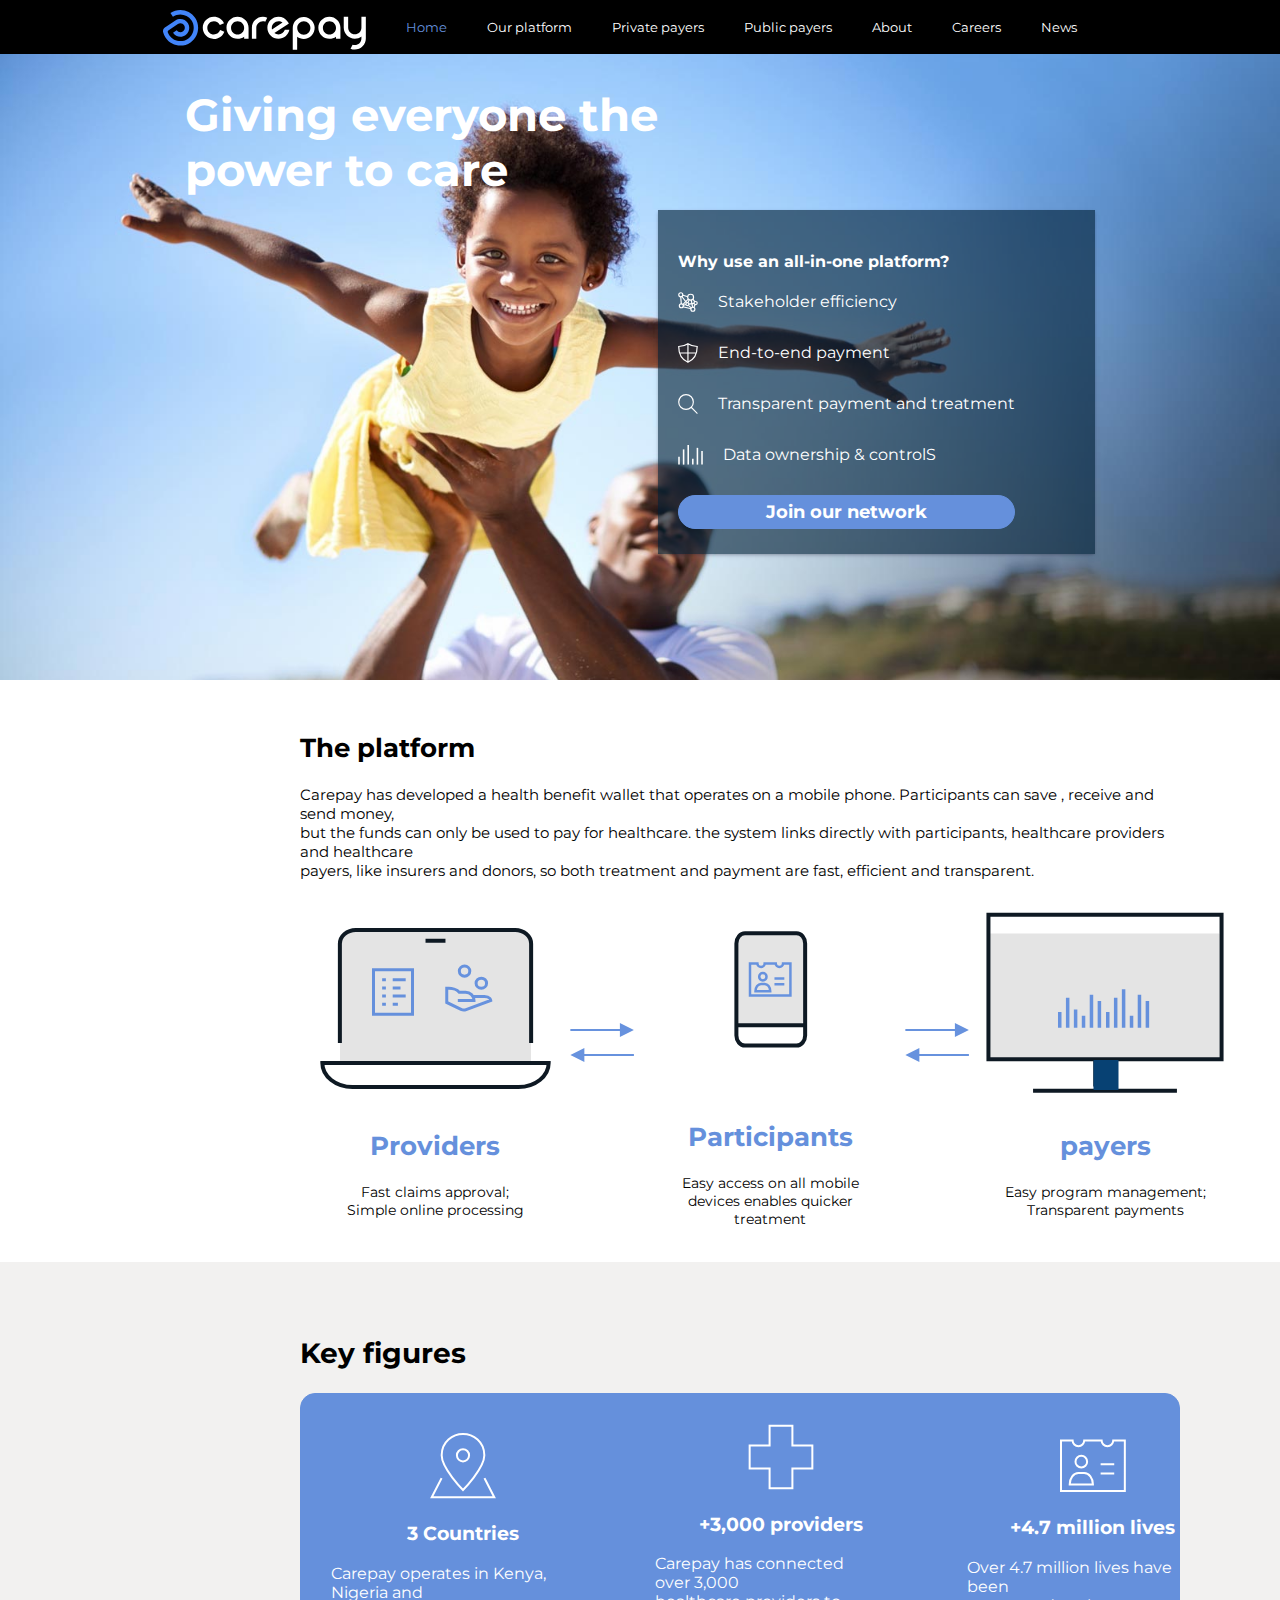
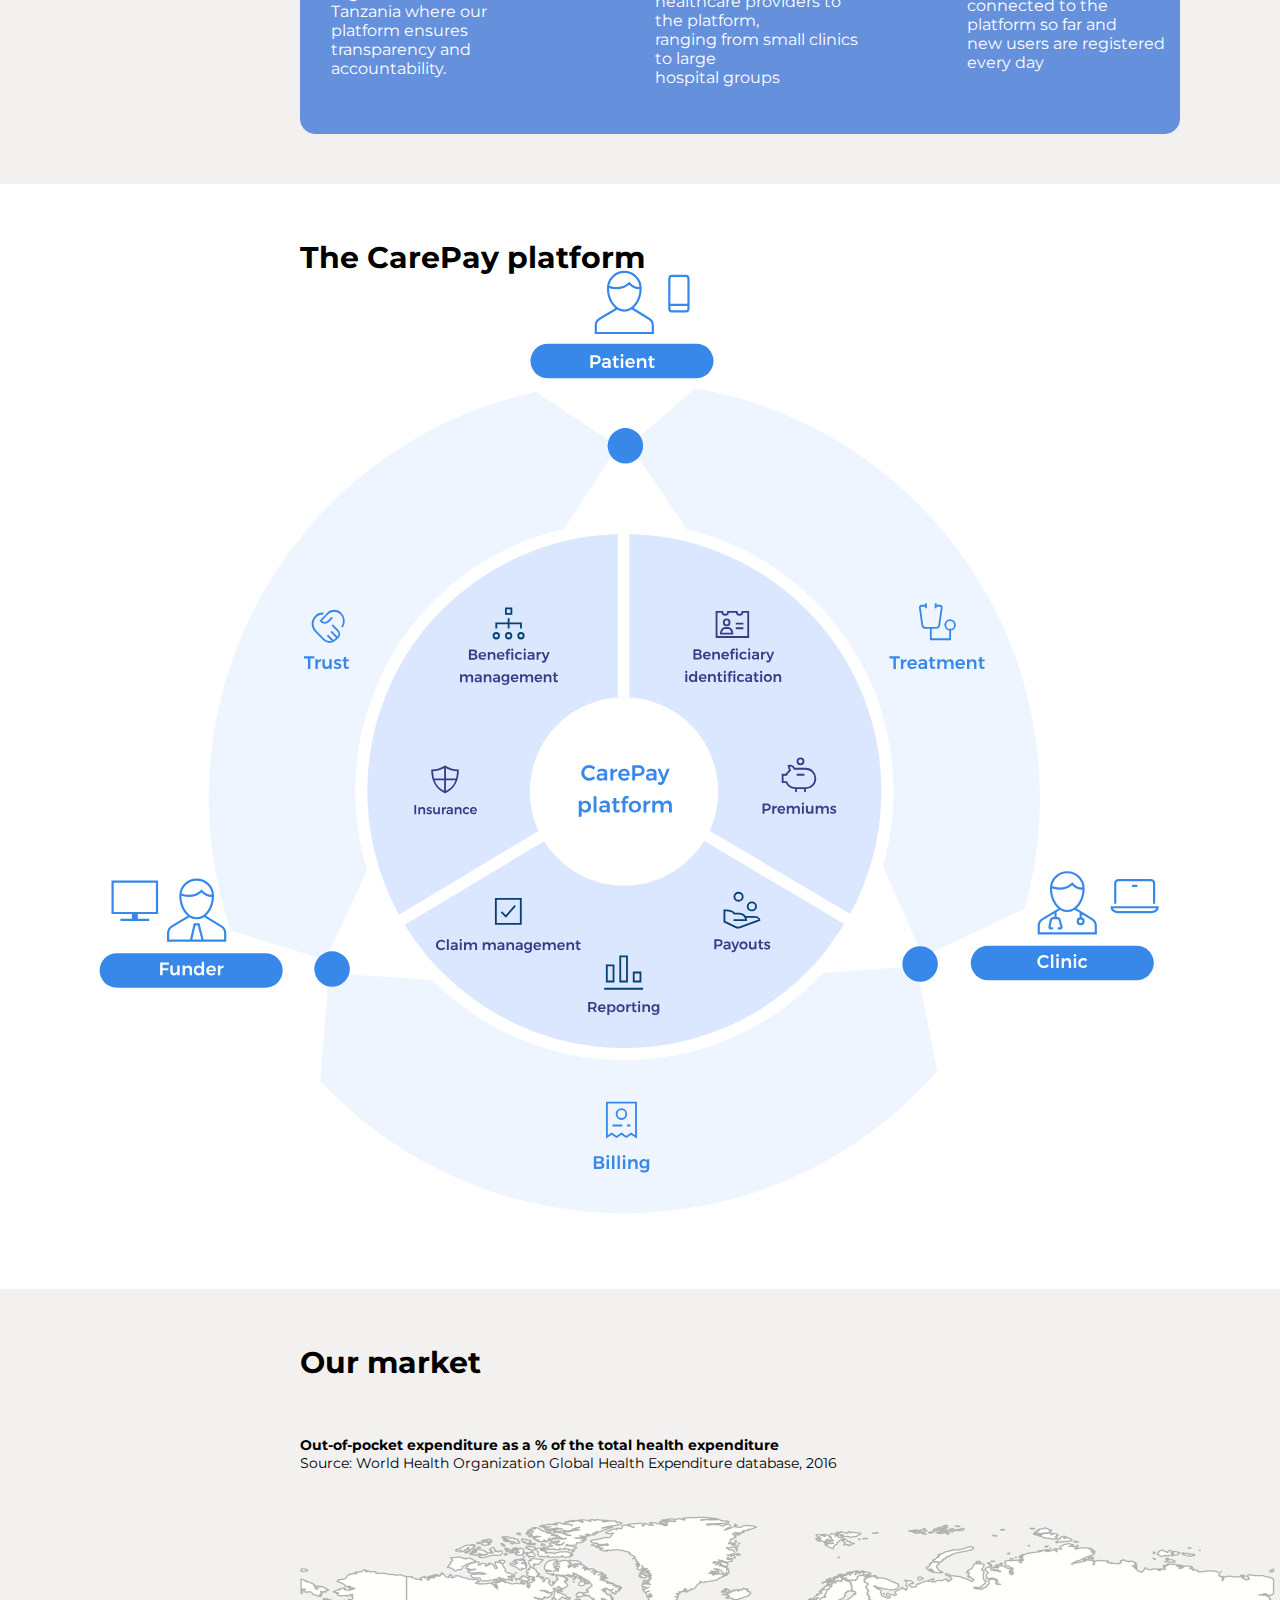
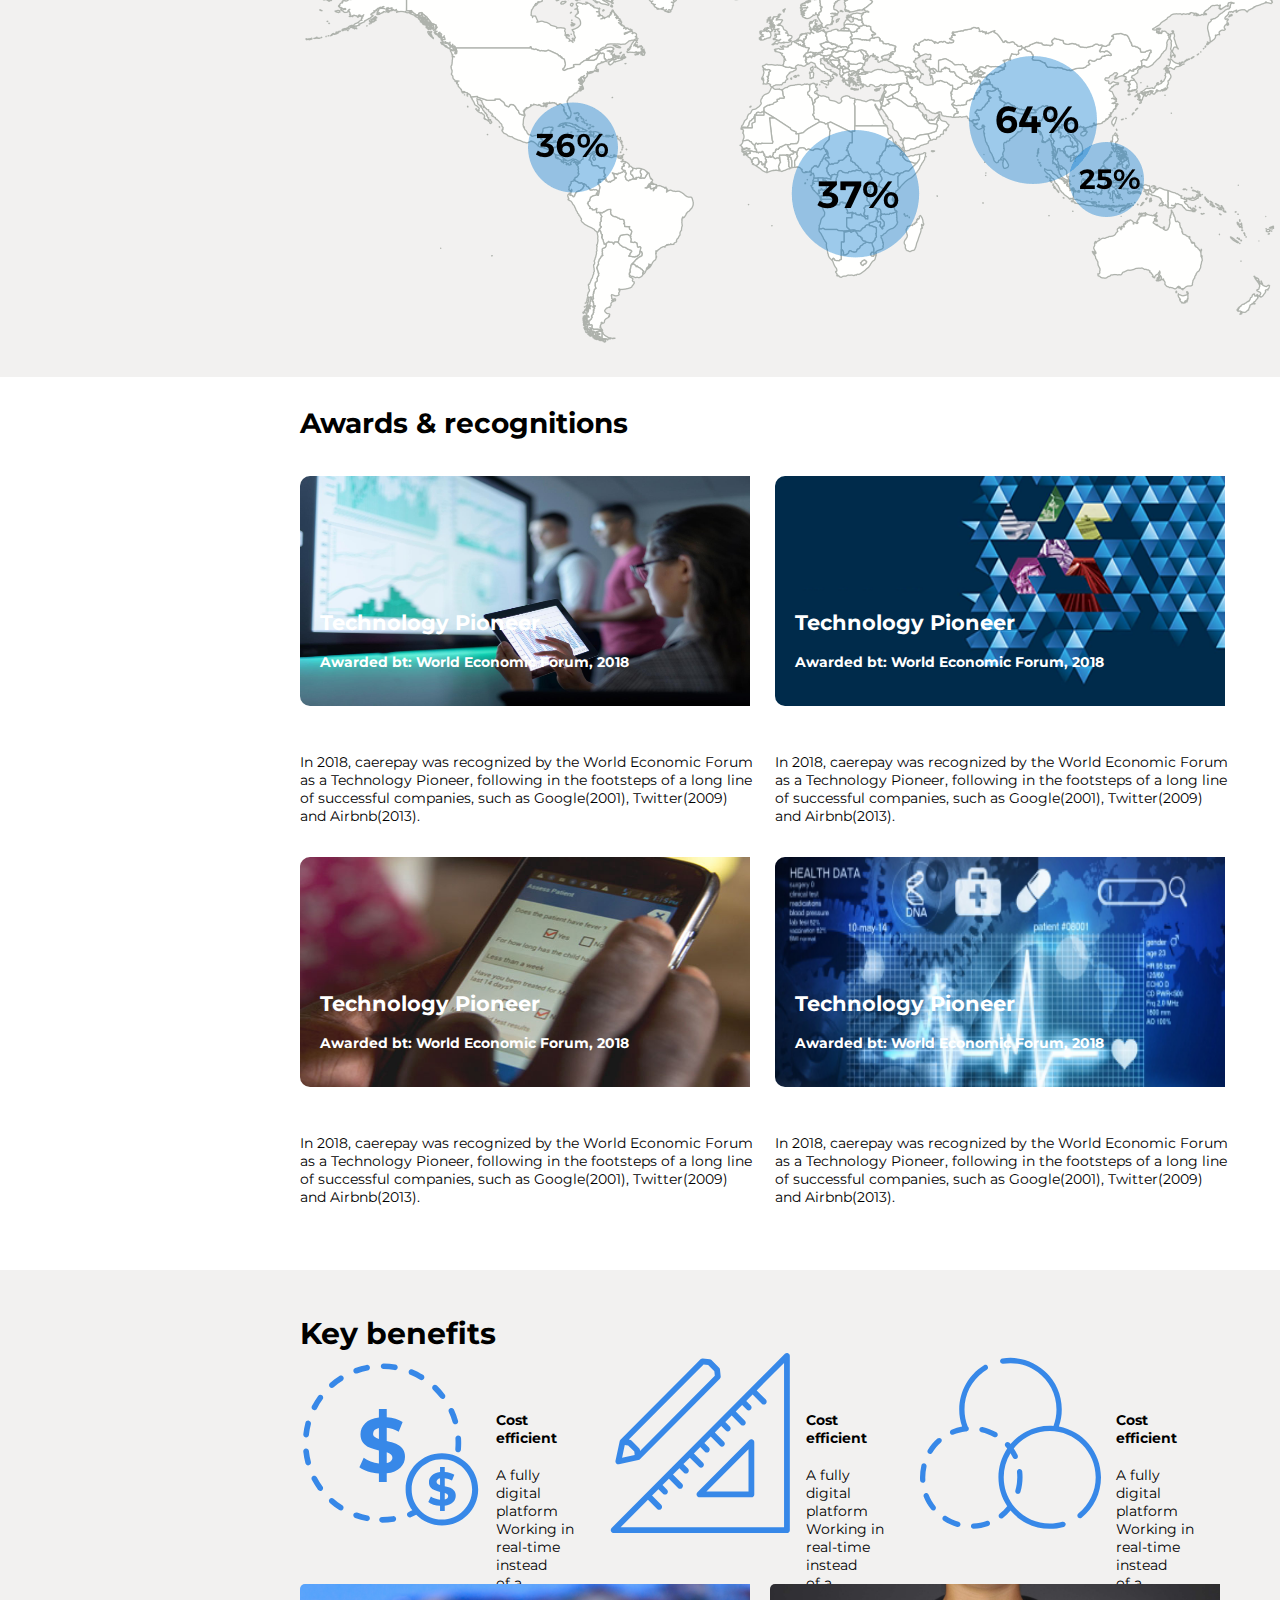
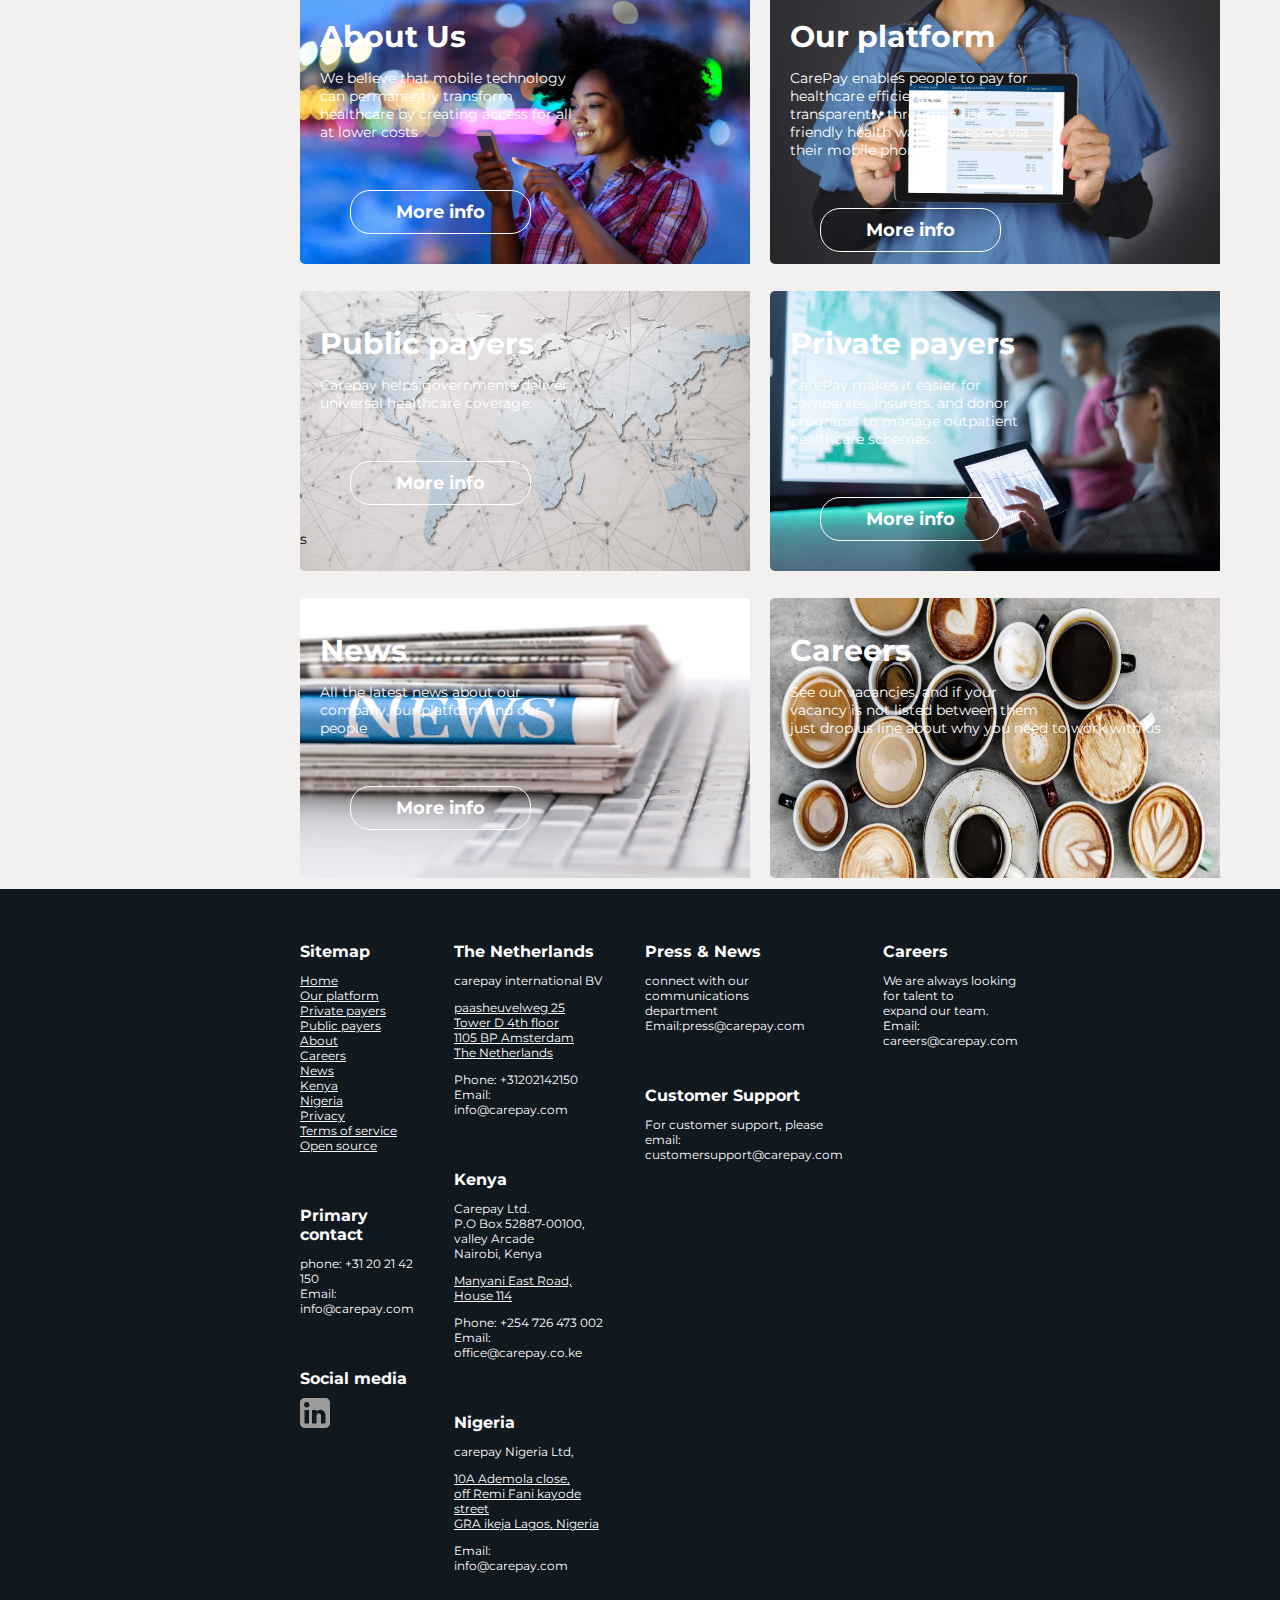
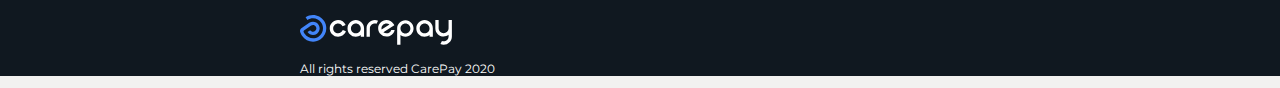
<file: index.html>
<!DOCTYPE html>
<html>
  <head>
    <title>carepay website</title>
    <link rel="stylesheet" href="styles.css" />
    <link rel="preconnect" href="https://fonts.gstatic.com" />
    <link
      href="https://fonts.googleapis.com/css2?family=Montserrat:wght@300;700&display=swap"
      rel="stylesheet"
    />
  </head>
  <body>
    <div class="header">
      <div class="nav-left">
        <img src="./images/5dfa3090c967d2969dd83412_carepay-logo.svg" alt="" />
      </div>
      <div class="nav-right">
        <ul>
          <li>
            <a class="home">Home</a>
          </li>
          <li>
            <a href="Our platform/index.html
            ">Our platform</a>
          </li>
          <li>
            <a href="private payers/index.html">Private payers</a>
          </li>
          <li>
            <a href="public payers/index.html">Public payers</a>
          </li>
          <li>
            <a>About</a>
          </li>
          <li>
            <a href="careers/index.html">Careers</a>
          </li>
          <li>
            <a>News</a>
          </li>
        </ul>
      </div>
    </div>
    <!-- beginning of hero -->
    <div class="hero">
      <div class="hero-intro">
        <h2>Giving everyone the <br />power to care</h2>
      </div>
      <div class="minihero">
        <div class="images">
          <h6>Why use an all-in-one platform?</h6>
          <div class="image1">
            <img
              src="./images/5cd14ad55b0c9f57992f4199_CP_icon_connectivity_def.svg"
              alt=""
            />
            <p>Stakeholder efficiency</p>
          </div>
          <div class="image1">
            <img
              src="./images/5cd1495ab0d5f7fe5580f791_CP_icon_security_def.svg"
              alt=""
            />
            <p>End-to-end payment</p>
          </div>
          <div class="image1">
            <img
              src="./images/5cd14963e4929db7a34fad6c_CP_icon_zoom_def.svg"
              alt=""
            />
            <p>Transparent payment and treatment</p>
          </div>
          <div class="image1">
            <img
              src="./images/5cd14969b0d5f7fe1780fb60_CP_icon_data_def.svg"
              alt=""
            />
            <p>Data ownership & controlS</p>
          </div>
          <h2>Join our network</h2>
        </div>
      </div>
    </div>
    <!-- beginning of section 2 -->
    <div class="section2">
      <div class="platform">
        <h2>The platform</h2>
        <p>
          Carepay has developed a health benefit wallet that operates on a
          mobile phone. Participants can save , receive and send money,<br />
          but the funds can only be used to pay for healthcare. the system links
          directly with participants, healthcare providers and healthcare<br />payers,
          like insurers and donors, so both treatment and payment are fast,
          efficient and transparent.
        </p>
        <div class="categories">
          <div class="category1">
            <img
              src="./images/5cc6f930d9da33566e86325a_cees-provider.svg"
              alt=""
            />
            <h2>Providers</h2>
            <p>Fast claims approval;<br />Simple online processing</p>
          </div>
          <div class="category2">
            <img
              src="./images/5cc7022ed9da33ab3786774c_cees platform divider.svg"
              alt=""
            />
          </div>
          <div class="category1">
            <img
              src="./images/5cc6f930b2ea2e896c384814_cees benificiary.svg"
              alt=""
            />
            <h2>Participants</h2>
            <p>
              Easy access on all mobile<br />devices enables quicker<br />treatment
            </p>
          </div>
          <div class="category2">
            <img
              src="./images/5cc7022ed9da33ab3786774c_cees platform divider.svg"
              alt=""
            />
          </div>
          <div class="category1">
            <img
              src="./images/5cc6f930b2ea2e70e7384813_cees payer.svg"
              alt=""
            />
            <h2>payers</h2>
            <p>Easy program management;<br />Transparent payments</p>
          </div>
        </div>
      </div>
    </div>
    <!-- beginning of section3 -->
    <div class="section3">
      <h2>Key figures</h2>
      <div class="figures">
        <div class="figure1">
          <div class="img">
            <img
              src="./images/5cd155e8e4929df64e5341a4_icon_location_white.svg"
              alt=""
            />
            <h3>3 Countries</h3>
          </div>
          <p>
            Carepay operates in Kenya, Nigeria and<br />
            Tanzania where our platform ensures<br />transparency and
            accountability.
          </p>
        </div>
        <div class="figure1">
          <div class="img">
            <img
              src="./images/5cd155f0e4929d7d4c53489e_icon_clinic_white.svg"
              alt=""
            />
            <h3>+3,000 providers</h3>
          </div>
          <p>
            Carepay has connected over 3,000<br />
            healthcare providers to the platform,<br />ranging from small
            clinics to large<br />
            hospital groups
          </p>
        </div>
        <div class="figure3">
          <div class="img">
            <img
              src="./images/5cd155f893565b40f65bde24_icon_badge_white.svg"
              alt=""
            />
            <h3>+4.7 million lives</h3>
          </div>
          <p>
            Over 4.7 million lives have been<br />
            connected to the platform so far and<br />
            new users are registered every day
          </p>
        </div>
      </div>
    </div>
    <!-- beginning of section4 -->
    <div class="section4">
      <h2>The CarePay platform</h2>
    </div>
    <!-- beginning of section5 -->
    <div class="section5">
      <h2>Our market</h2>
      <p>
        <span
          >Out-of-pocket expenditure as a % of the total health
          expenditure</span
        ><br />
        Source: World Health Organization Global Health Expenditure database,
        2016
      </p>
      <div class="map">
        <img
          src="./images/5cc953ead546873c69761a80_5cc82b1502f7adf673b185c6_Worldmap.png"
          alt=""
        />
      </div>
    </div>
    <!-- beginning of section6 -->
    <div class="section6">
      <h1>Awards & recognitions</h1>
      <div class="cards1">
        <div class="card1">
          <div class="logo">
            <img
            src="./images/5d42c84adf9209ad49851c38_World-Economic-Forum-Logo.png")"
            alt="" />
          </div>
          <img
            src="./images/5d3179a5dcbfee1d4b4d36fb_5c2f2f259bc27a666042ade9_Award_wef2018.jpg"
            alt=""
          />
          <h2>Technology Pioneer</h2>
          <h6>Awarded bt: World Economic Forum, 2018</h6>
          <p>
            In 2018, caerepay was recognized by the World Economic Forum<br />
            as a Technology Pioneer, following in the footsteps of a long
            line<br />
            of successful companies, such as Google(2001), Twitter(2009)<br />and
            Airbnb(2013).
          </p>
        </div>

        <div class="card1">
          <div class="logo">
            <img
              src="./images/5d42d635f946cd3b92bc9bd9_nigerianhealthlogo.png"
              alt=""
            />
          </div>
          <img src="./images/5d31796290eed341f5cacc70_ce.png" alt="" />
          <h2>Technology Pioneer</h2>
          <h6>Awarded bt: World Economic Forum, 2018</h6>
          <p>
            In 2018, caerepay was recognized by the World Economic Forum<br />
            as a Technology Pioneer, following in the footsteps of a long
            line<br />
            of successful companies, such as Google(2001), Twitter(2009)<br />and
            Airbnb(2013).
          </p>
        </div>
      </div>
      <div class="cards2">
        <div class="card1">
          <div class="logo">
            <img
              src="./images/5d42c84adf9209ad49851c38_World-Economic-Forum-Logo.png"
              alt=""
            />
          </div>
          <img
            src="./images/5d3179ddf970ee98b8168a2d_5cf8e97498b9ff6ac2fb80c4_Entrepreneurs-for-Resilience.jpg"
            alt=""
          />
          <h2>Technology Pioneer</h2>
          <h6>Awarded bt: World Economic Forum, 2018</h6>
          <p>
            In 2018, caerepay was recognized by the World Economic Forum<br />
            as a Technology Pioneer, following in the footsteps of a long
            line<br />
            of successful companies, such as Google(2001), Twitter(2009)<br />and
            Airbnb(2013).
          </p>
        </div>
        <div class="card1">
          <div class="logo">
            <img
              src="./images/5d42d635f946cd3b92bc9bd9_nigerianhealthlogo.png"
              alt=""
            />
          </div>
          <img
            src="./images/5d42d62cccf8e6fade4e7179_NigeriaHealthcareAward-BG.png"
            alt=""
          />
          <h2>Technology Pioneer</h2>
          <h6>Awarded bt: World Economic Forum, 2018</h6>
          <p>
            In 2018, caerepay was recognized by the World Economic Forum<br />
            as a Technology Pioneer, following in the footsteps of a long
            line<br />
            of successful companies, such as Google(2001), Twitter(2009)<br />and
            Airbnb(2013).
          </p>
        </div>
      </div>
    </div>
    <!-- beginning of section7 -->
    <div class="section7">
      <h2>Key benefits</h2>
      <div class="keybenefits">

        <div class="benefit1">
          <img
            src="./images/5cc72c7053fa1202c45fbe2e_reducecosts-icon.svg"
            alt=""
          />
          <div class="benefit">
          <h4>Cost efficient</h4>
          <p>
            A fully digital platform <br />Working in real-time instead<br />
            of a starndard paper-based <br />system
          </p>
        </div>
      </div>
      <div class="benefit1">
        <img
          src="./images/5cc72c7bc0f62f36ba6fda25_tailormade-icon.svg"
          alt=""
        />
        <div class="benefit">
        <h4>Cost efficient</h4>
        <p>
          A fully digital platform <br />Working in real-time instead<br />
          of a starndard paper-based <br />system
        </p>
      </div>
      </div>
      <div class="benefit1">
        <img
          src="./images/5cc72c8753fa1262005fbe4d_transperant-icon.svg"
          alt=""
        />
        <div class="benefit">
        <h4>Cost efficient</h4>
        <p>
          A fully digital platform <br />Working in real-time instead<br />
          of a starndard paper-based <br />system
        </p>
      </div>
      </div>
    </div>
    <!-- beginning of section8 -->
<div class="section8">
  <div class="row1">
    <div class="one">
      <img src="./images/5cc1c5ad33c604eb778a8fd5_gallery-of-advertising-images_istock-820874560_2121x1414.jpg" alt="">
      <h2>About Us</h2>
      <p>We believe that mobile technology<br>can permanently transform<br>healthcare by creating access for all<br>at lower costs</p>
      <a href="">More info</a>
    </div>
    <div class="one">
      <img src="./images/5ccc6368386db5156d0e372b_CP_nurse_tablet.jpg" alt="">
      <h2>Our platform</h2>
      <p>CarePay enables people to pay for<br>healthcare efficiently and<br>transparently through a user-<br>friendly health wallet accessed via<br>their mobile phone</p>
      <a href="">More info</a>
    </div>
  </div>
  <div class="row2">
    <div class="one">
      <img src="./images/5cc9893a9980ad71530441bd_CP-public2.jpg" alt="">
      <h2>Public payers</h2>
      <p>Carepay helps governments deliver<br>universal healthcare coverage.</p>
      <a href="">More info</a>
    </div>

    <div class="one">
    <img src="./images/5d3179a5dcbfee1d4b4d36fb_5c2f2f259bc27a666042ade9_Award_wef2018.jpg" alt="">
    <h2>Private payers</h2>
    <p>CarePay makes it easier for<br>companies, insurers, and donor<br>programs to manage outpatient<br>healthcare schemes.</p>
    <a href="">More info</a>
    </div>
  </div>
s<div class="row3">
  <div class="one">
    <img src="./images/5cdac1b41a654b99f17e4cd6_CP-news.jpg" alt="">
    <h2>News</h2>
    <p>All the latest news about our <br> company, our platform and our<br>people</p>
    <a href="">More info</a>
  </div>
  <div class="one">
    <img src="./images/5d078e7efce0afc4287662a9_getty_938993594_391384.jpg" alt="">
    <h2>Careers</h2>
    <p>See our vacancies, and if your<br>vacancy is not listed between them<br>just drop us line about why you need to work with us</p>
  </div>
</div>
</div>
<!-- beginning of footer -->
<div class="footer">
  <div class="final">
    <div class="sitemap">
      <h2>Sitemap</h2>
      <ul>
        <li>
          <a href="">Home</a>
        </li>
        <li>
          <a href="">Our platform</a>
        </li>
        <li>
          <a href="">Private payers</a>
        </li>
        <li>
          <a href="">Public payers</a>
        </li>
        <li>
          <a href="">About</a>
        </li>
        <li>
          <a href="">Careers</a>
        </li>
        <li>
          <a href="">News</a>
        </li>
        <li>
          <a href="">Kenya</a>
        </li>
        <li>
          <a href="">Nigeria</a>
        </li>
        <li>
          <a href="">Privacy
        <li>
          <a href="">Terms of service</a>
        </li>
        <li>
          <a href="">Open source</a>
        </li>
      </ul>
      <h2>Primary contact</h2>
      <p>phone: +31 20 21 42 150<br>Email: info@carepay.com</p>
      <h2>Social media</h2>
      <img src="./images/5c2c9f2d77f283b9fda295da_linkedin-icon.svg" alt="">
    </div>
        <div class="address">
          <h2>The Netherlands</h2>
          <p>carepay international BV</p>
          <ul>
         <li></li><a href="">paasheuvelweg 25</a></li>
          <li><a href="">Tower D 4th floor</a></li>
          <li><a href="">1105 BP Amsterdam</a></li>
          <li><a href="">The Netherlands</a></li>
        </ul>
          <p>Phone: +31202142150<br>Email: info@carepay.com</p>
          <h2>Kenya</h2>
          <p>Carepay Ltd.<br>P.O Box 52887-00100, valley Arcade<br>Nairobi, Kenya</p>
          <a href="">Manyani East Road, House 114</a>
          <p>Phone: +254 726 473 002<br>Email: office@carepay.co.ke</p>
          <h2>Nigeria</h2>
          <p>carepay Nigeria Ltd,</p>
          <ul>
         <li></li> <a href="">10A Ademola close,</a></li>
          <li><a href="">off Remi Fani kayode street</a></li>
         <li> <a href="">GRA ikeja Lagos, Nigeria</a></li>
        </ul>
          <p>Email: info@carepay.com</p>
        </div>
        <div class="news">
          <h2>Press & News</h2>
          <p>connect with our communications<br>department<br>Email:press@carepay.com</p>
          <h2>Customer Support</h2>
          <p>For customer support, please email:<br>customersupport@carepay.com</p>
        </div>
        <div class="careers">
          <h2>Careers</h2>
          <p>We are always looking for talent to<br>expand our team.<br>Email: careers@carepay.com</p>
        </div>
  </div>
</div>
<div class="footerlogo">
  <img src="./images/5dfa3090c967d2969dd83412_carepay-logo.svg" alt="">
  <p>All rights reserved CarePay 2020</p>
</div>

  </body>
</html>
</file>
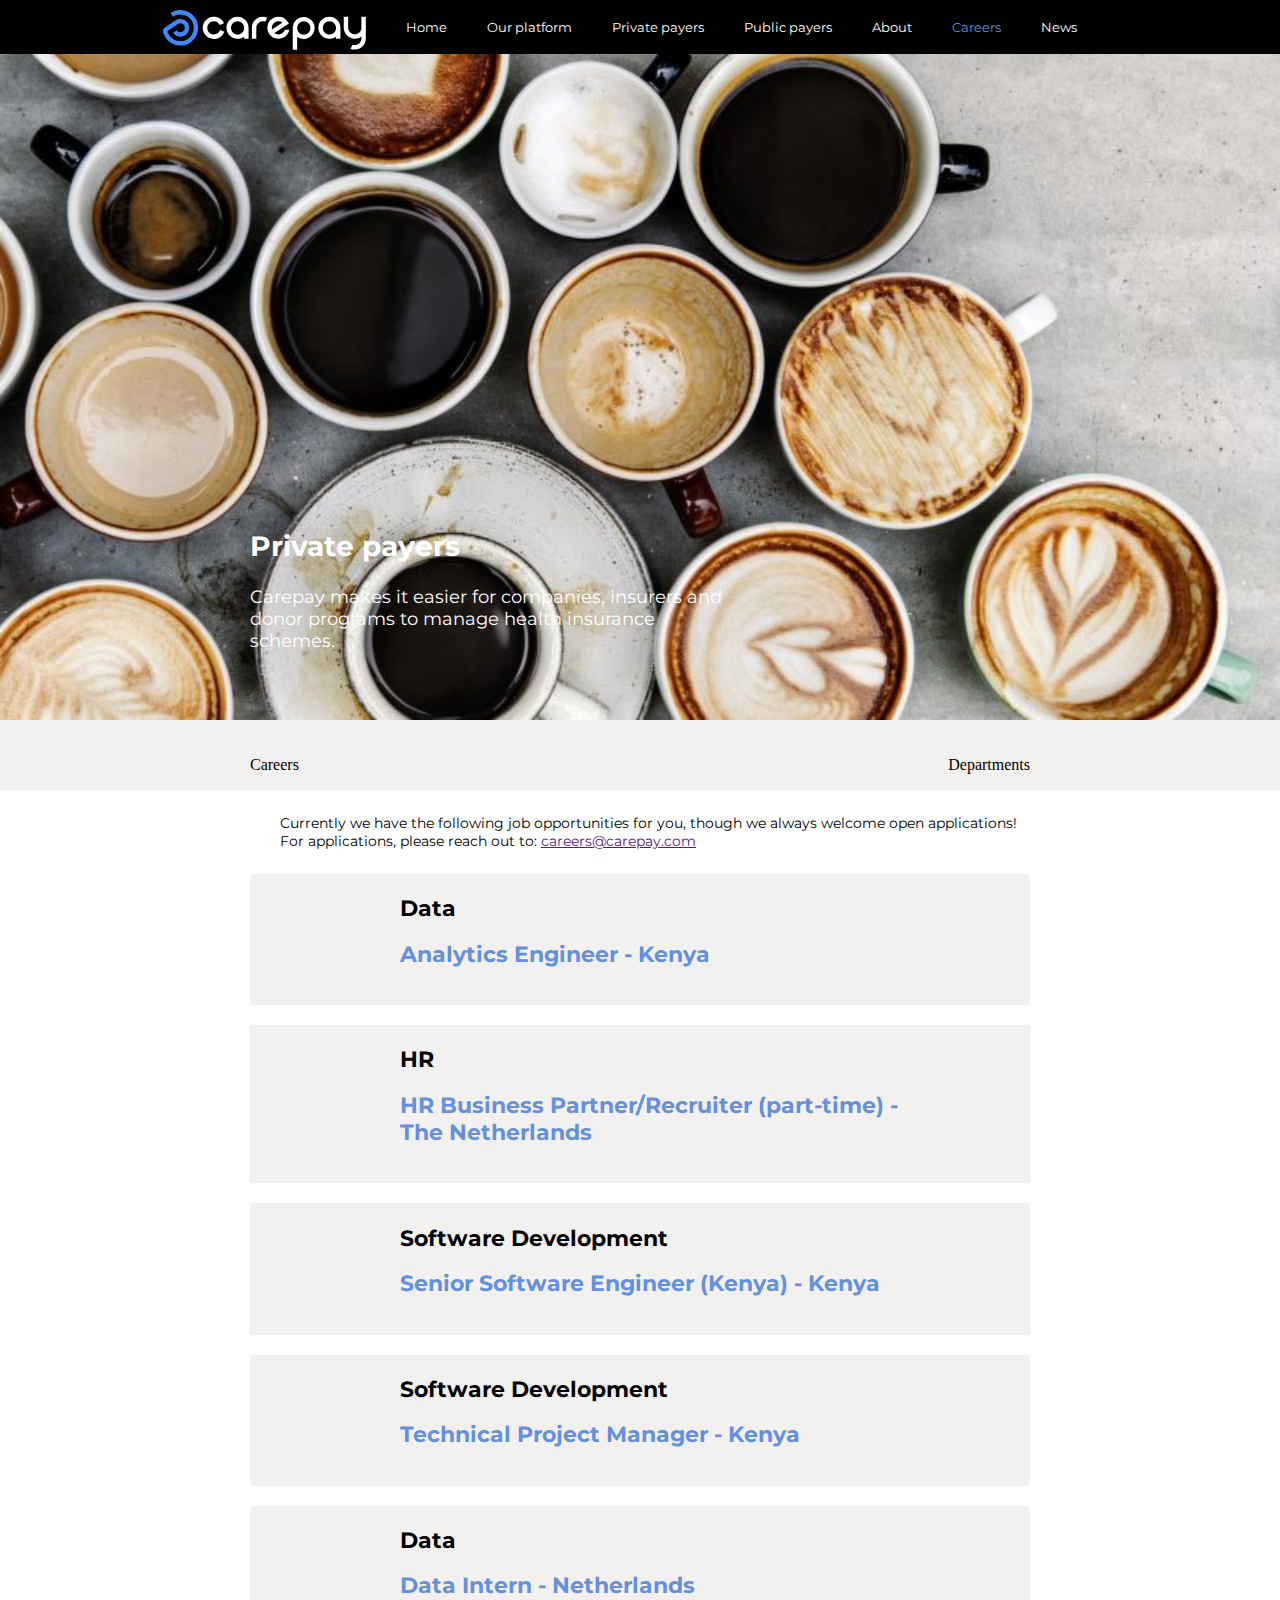
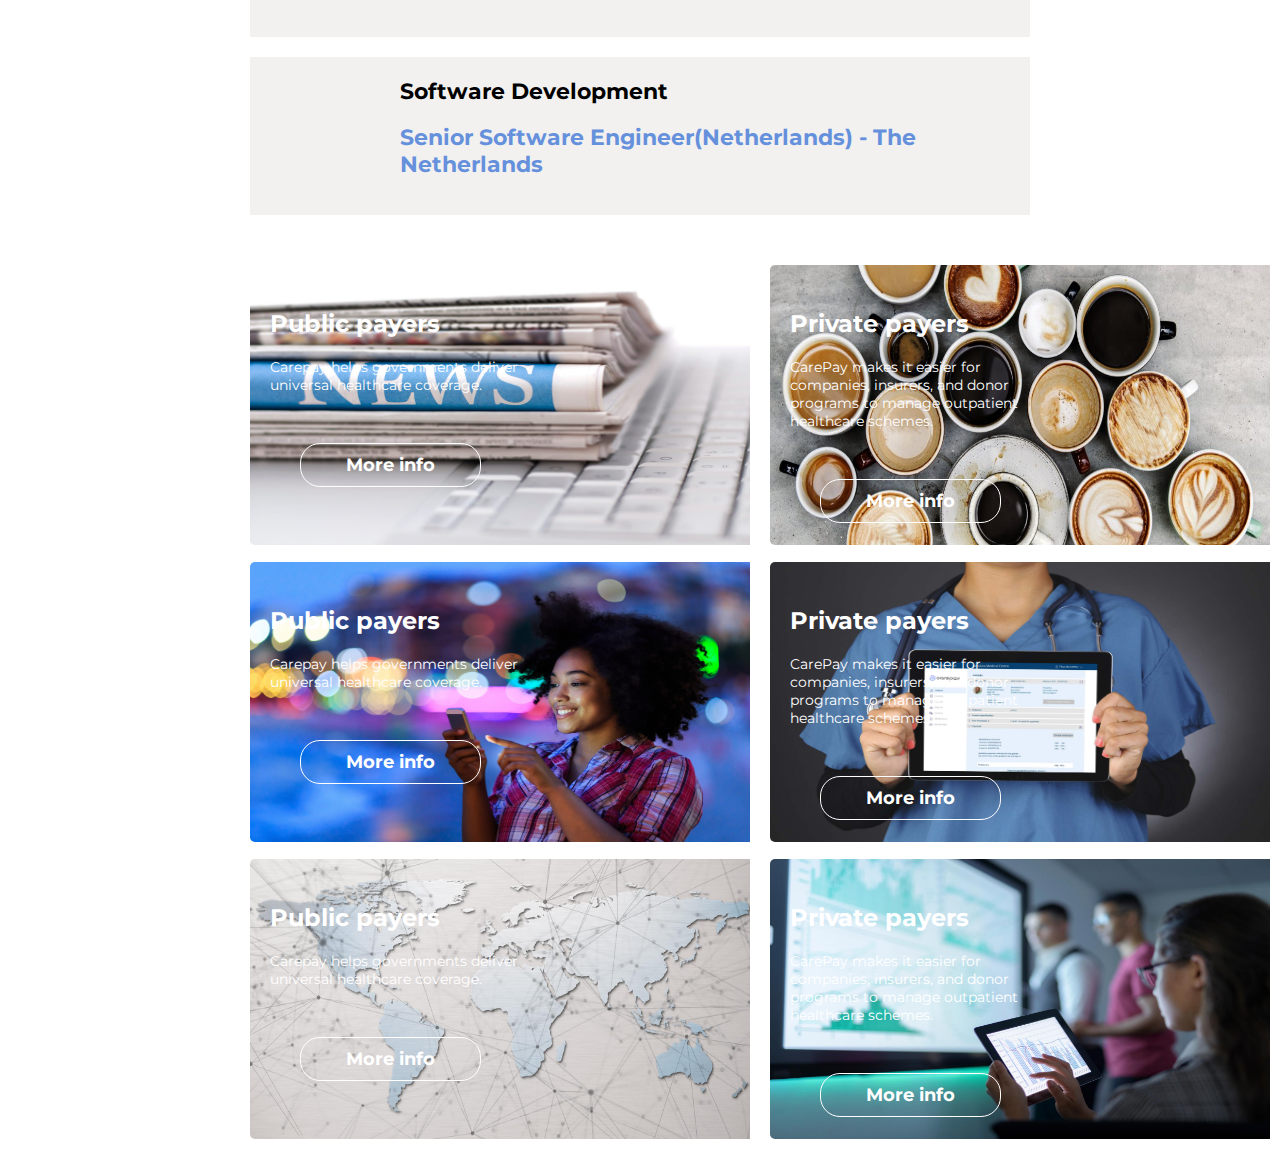
<file: careers/index.html>
<!DOCTYPE html>
<html>
  <head>
    <title>careers</title>
    <link rel="stylesheet" href="styles.css" />
    <link rel="preconnect" href="https://fonts.gstatic.com" />
    <link
    href="https://fonts.googleapis.com/css2?family=Montserrat:wght@300;700&display=swap"
    rel="stylesheet"
  </head>
  <body>
    <div class="header">
      <div class="nav-left">
        <img src="../images/5dfa3090c967d2969dd83412_carepay-logo.svg" alt="" />
      </div>
      <div class="nav-right">
        <ul>
          <li>
            <a class="home">Home</a>
          </li>
          <li>
            <a
              href="Our platform/index.html
                "
              >Our platform</a
            >
          </li>
          <li>
            <a>Private payers</a>
          </li>
          <li>
            <a>Public payers</a>
          </li>
          <li>
            <a>About</a>
          </li>
          <li>
            <a class="careers">Careers</a>
          </li>
          <li>
            <a>News</a>
          </li>
        </ul>
      </div>
    </div>
    <!-- beginning of section1 -->
    <div class="hero">
      <div class="herocontent">
        <h2>Private payers</h2>
        <p>
          Carepay makes it easier for companies, insurers and <br />donor
          programs to manage health insurance<br />schemes.
        </p>
      </div>
    </div>
    <!-- beginning of section2 -->
    <div class="section2">
      <p>Careers</p>
      <p>Departments</p>

      <!-- <label for="dep">All departments</label>
          <select name="dep" id "dep"></select>
          <option value="HR">HR</option>
          <option value="Software Development">Software Development</option>
          <option value="Legal">Legal</option>
          <option value="Finance & Operations">Finance & Operations</option>
          <option value="Data">Data</option>
          <option value="Design">Design</option> -->
    </div>
    <!-- beginning of section3 -->
    <div class="section3">
      <p>
        Currently we have the following job opportunities for you, though we
        always welcome open applications!<br />For applications, please reach
        out to: <a href="">careers@carepay.com</a>
      </p>
    </div>
    <!-- beginning of section4 -->
    <div class="section4">
      <div class="content1">
        <h2>Data</h2>
        <h5>Analytics Engineer - Kenya</h5>
      </div>
      <div class="content1">
        <h2>HR</h2>
        <h5>
          HR Business Partner/Recruiter (part-time) - <br />The Netherlands
        </h5>
      </div>
      <div class="content1">
        <h2>Software Development</h2>
        <h5>Senior Software Engineer (Kenya) - Kenya</h5>
      </div>
      <div class="content1">
        <h2>Software Development</h2>
        <h5>Technical Project Manager - Kenya</h5>
      </div>
      <div class="content1">
        <h2>Data</h2>
        <h5>Data Intern - Netherlands</h5>
      </div>
      <div class="content1">
        <h2>Software Development</h2>
        <h5>Senior Software Engineer(Netherlands) - The Netherlands</h5>
      </div>
    </div>
    <!-- beginning of section4 -->
    <div class="section5">
      <div class="row1">
        <div class="one">
          <img src="../images/5cdac1b41a654b99f17e4cd6_CP-news.jpg" alt="" />
          <h2>Public payers</h2>
          <p>
            Carepay helps governments deliver<br />universal healthcare
            coverage.
          </p>
          <a href="">More info</a>
        </div>
        <div class="one">
          <img
            src="../images/5d078e7efce0afc4287662a9_getty_938993594_391384.jpg"
            alt=""
          />
          <h2>Private payers</h2>
          <p>
            CarePay makes it easier for<br />companies, insurers, and donor<br />programs
            to manage outpatient<br />healthcare schemes.
          </p>
          <a href="">More info</a>
        </div>
      </div>
      <div class="row1">
        <div class="one">
          <img
            src="../images/5cc1c5ad33c604eb778a8fd5_gallery-of-advertising-images_istock-820874560_2121x1414.jpg"
            alt=""
          />
          <h2>Public payers</h2>
          <p>
            Carepay helps governments deliver<br />universal healthcare
            coverage.
          </p>
          <a href="">More info</a>
        </div>
        <div class="one">
          <img
            src="../images/5ccc6368386db5156d0e372b_CP_nurse_tablet.jpg"
            alt=""
          />
          <h2>Private payers</h2>
          <p>
            CarePay makes it easier for<br />companies, insurers, and donor<br />programs
            to manage outpatient<br />healthcare schemes.
          </p>
          <a href="">More info</a>
        </div>
      </div>
      <div class="row1">
        <div class="one">
          <img src="../images/5cc9893a9980ad71530441bd_CP-public2.jpg" alt="" />
          <h2>Public payers</h2>
          <p>
            Carepay helps governments deliver<br />universal healthcare
            coverage.
          </p>
          <a href="">More info</a>
        </div>
        <div class="one">
          <img
            src="../images/5d3179a5dcbfee1d4b4d36fb_5c2f2f259bc27a666042ade9_Award_wef2018.jpg"
            alt=""
          />
          <h2>Private payers</h2>
          <p>
            CarePay makes it easier for<br />companies, insurers, and donor<br />programs
            to manage outpatient<br />healthcare schemes.
          </p>
          <a href="">More info</a>
        </div>
      </div>
    </div>
  </body>
</html>
</file>
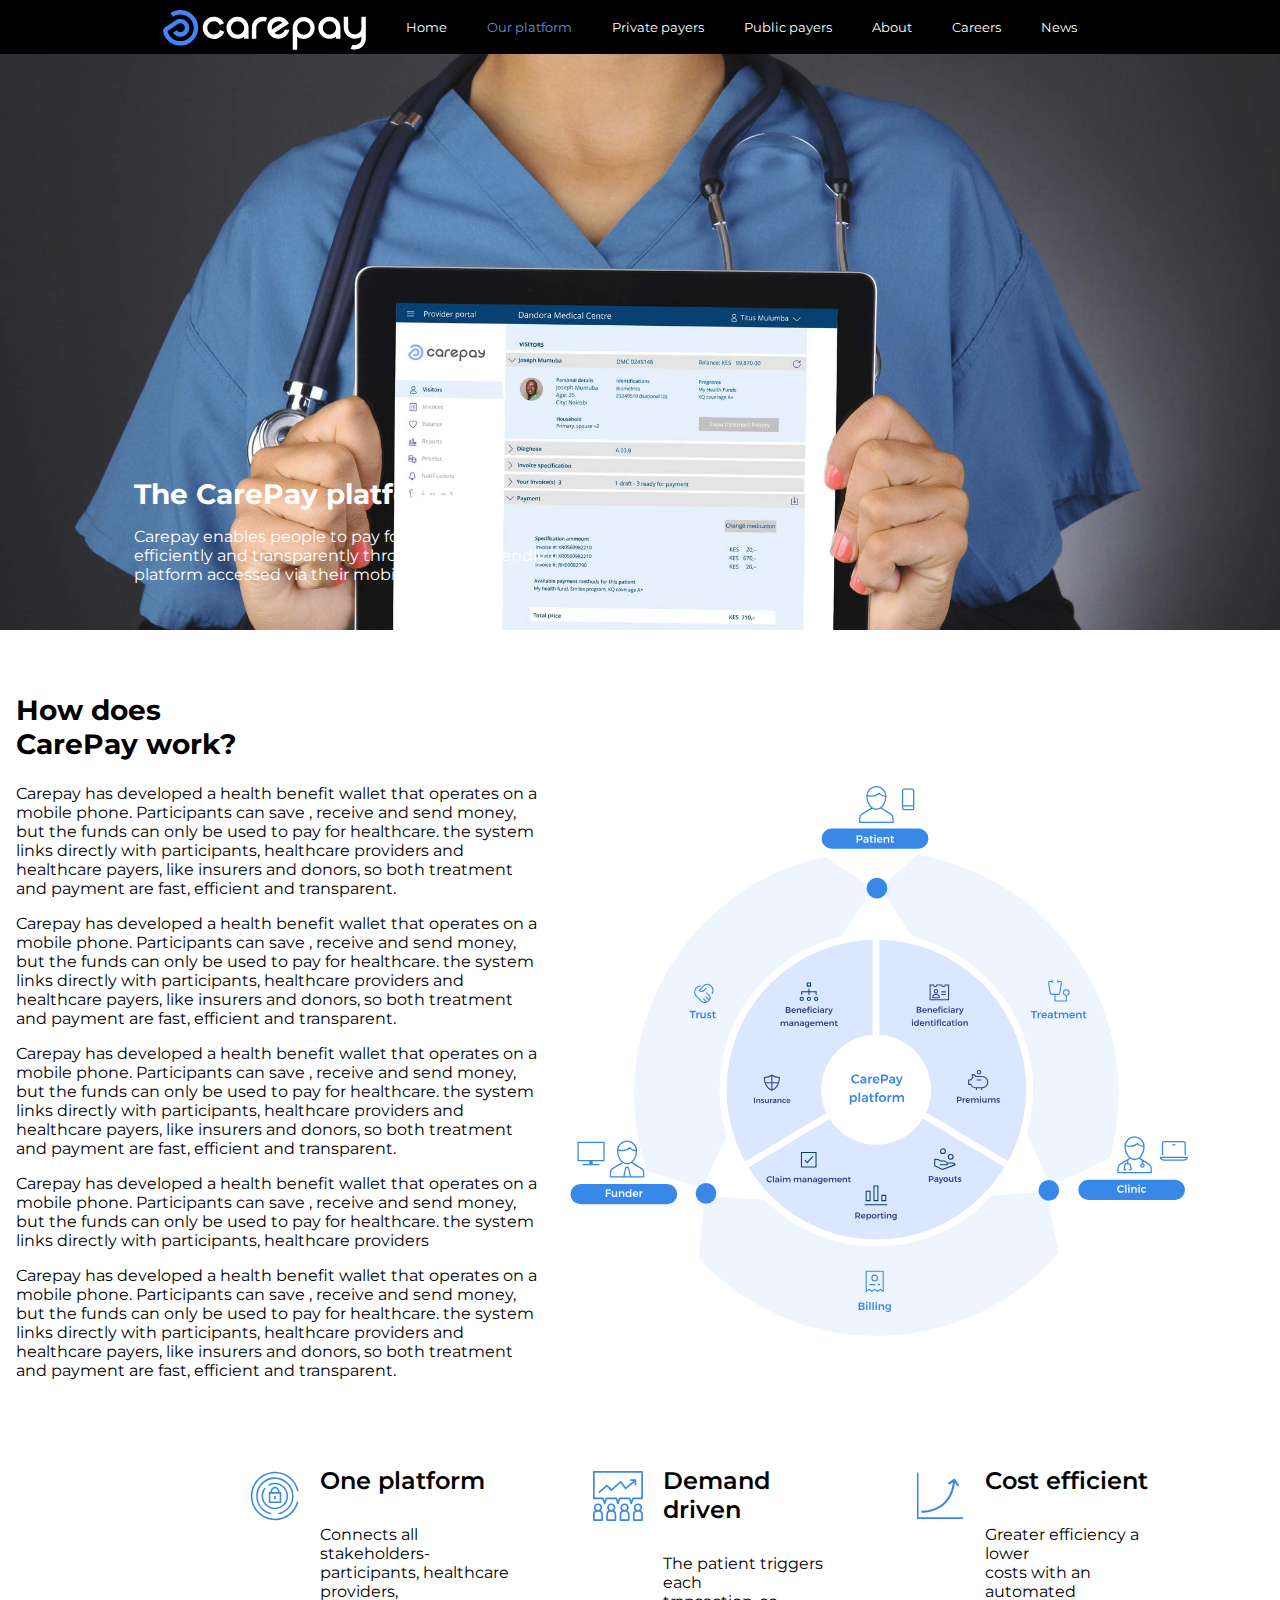
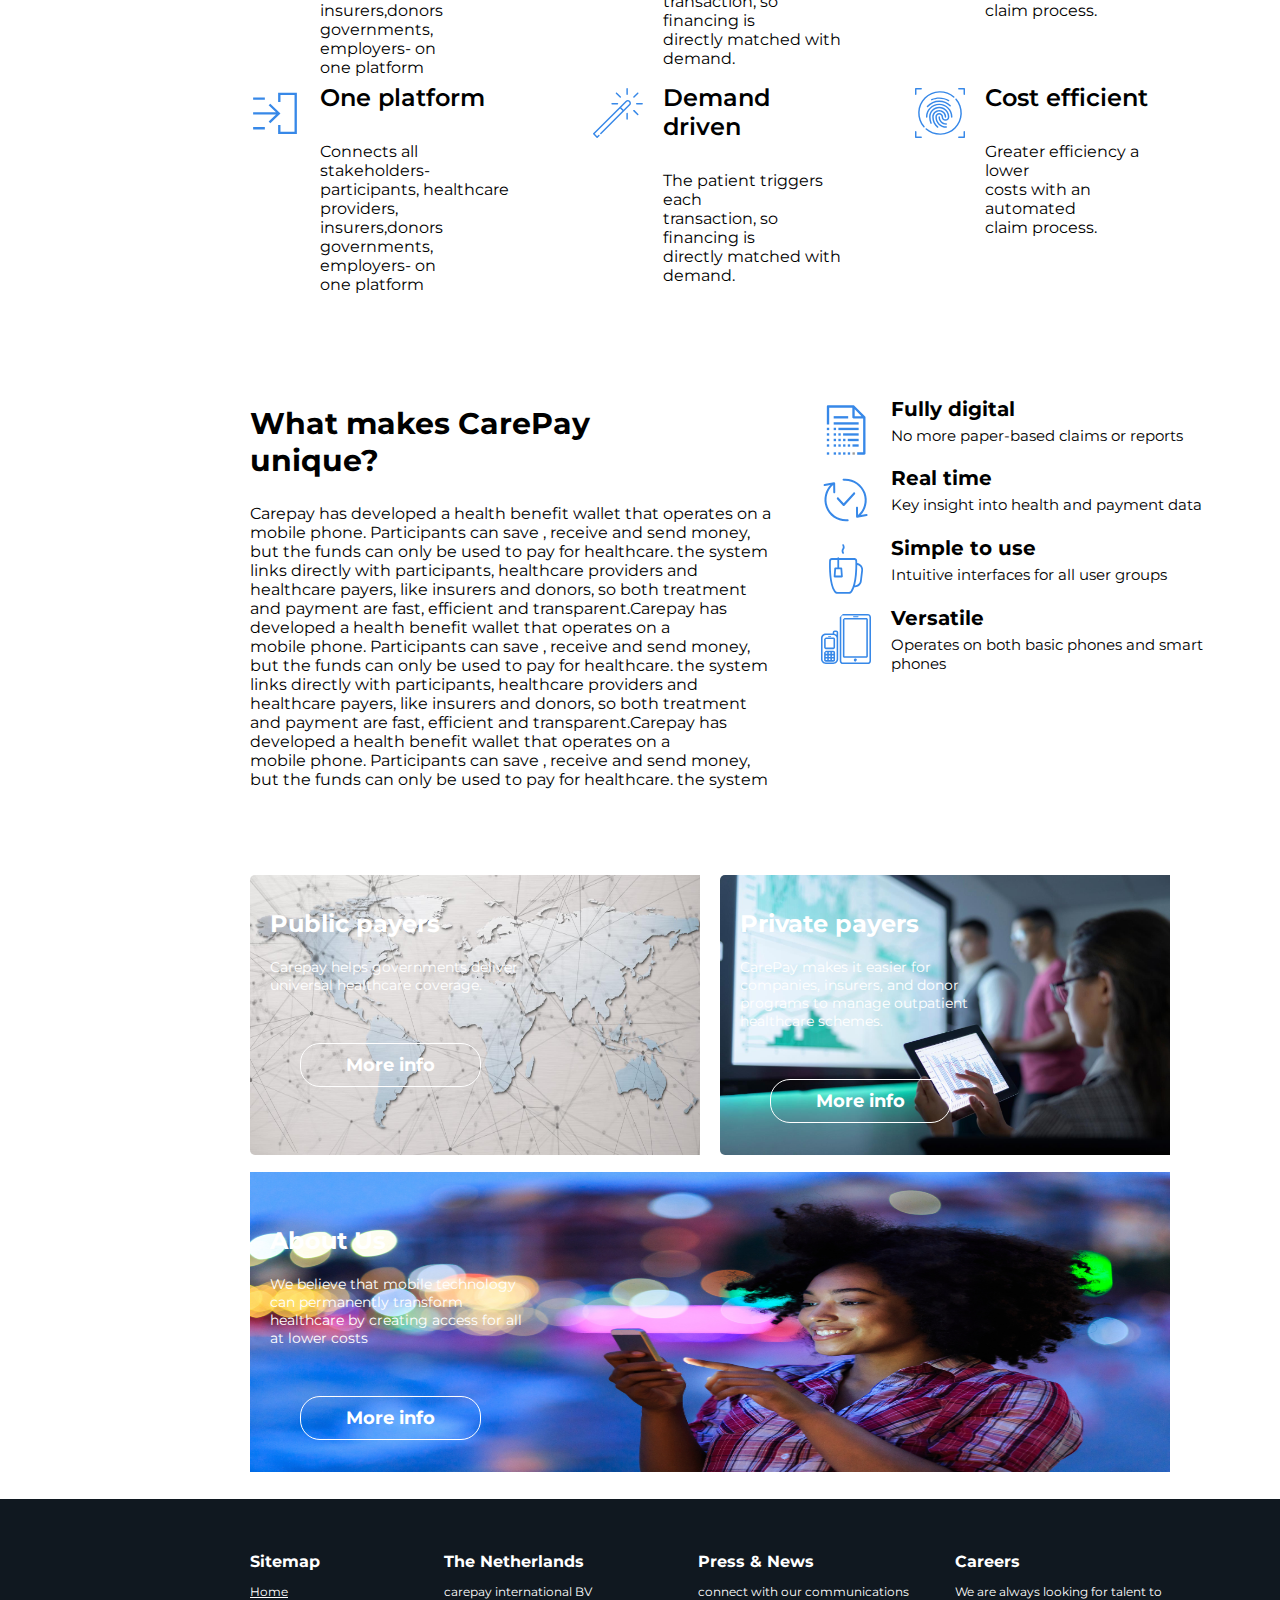
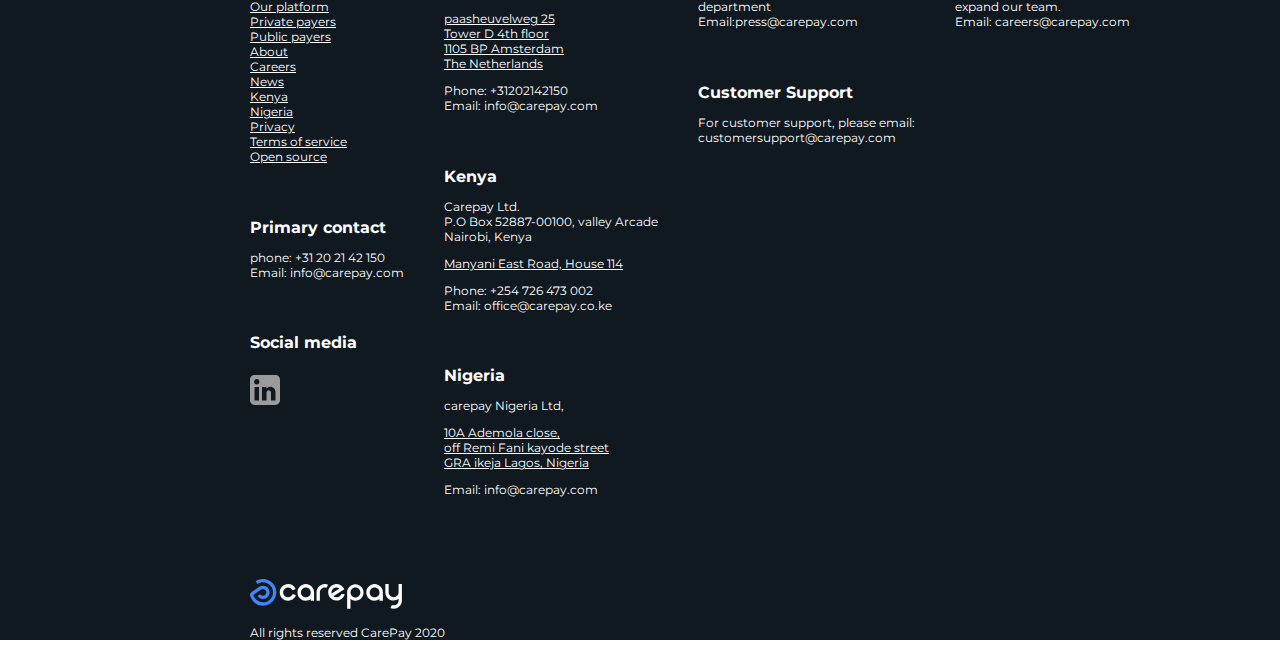
<file: Our platform/index.html>
<!DOCTYPE html>
<html>
  <head>
    <title>our platform</title>
    <link rel="stylesheet" href="style.css" />
    <link rel="preconnect" href="https://fonts.gstatic.com" />
    <link
      href="https://fonts.googleapis.com/css2?family=Montserrat:wght@300;700&display=swap"
      rel="stylesheet"
    />
  </head>
  <body>
    <div class="header">
      <div class="nav-left">
        <img src="../images/5dfa3090c967d2969dd83412_carepay-logo.svg" alt="" />
      </div>
      <div class="nav-right">
        <ul>
          <li>
            <a>Home</a>
          </li>
          <li>
            <a class="platform">Our platform</a>
          </li>
          <li>
            <a>Private payers</a>
          </li>
          <li>
            <a>Public payers</a>
          </li>
          <li>
            <a>About</a>
          </li>
          <li>
            <a>Careers</a>
          </li>
          <li>
            <a>News</a>
          </li>
        </ul>
      </div>
    </div>
    <!-- beginning of section1 -->
    <div class="hero">
      <div class="minihero">
        <h2>The CarePay platform</h2>
        <p>
          Carepay enables people to pay for healthcare<br />efficiently and
          transparently through a user friendly<br />platform accessed via their
          mobile phone
        </p>
      </div>
    </div>
    <!-- beginning of section1 -->
    <div class="section1">
      <div class="operations">
        <div class="operation1">
          <h2>
            How does<br />
            CarePay work?
          </h2>
          <p>
            Carepay has developed a health benefit wallet that operates on a<br />
            mobile phone. Participants can save , receive and send money,<br />
            but the funds can only be used to pay for healthcare. the system<br />
            links directly with participants, healthcare providers and<br />
            healthcare payers, like insurers and donors, so both treatment<br />
            and payment are fast, efficient and transparent.
          </p>
          <p>
            Carepay has developed a health benefit wallet that operates on a<br />
            mobile phone. Participants can save , receive and send money,<br />
            but the funds can only be used to pay for healthcare. the system<br />
            links directly with participants, healthcare providers and<br />
            healthcare payers, like insurers and donors, so both treatment<br />
            and payment are fast, efficient and transparent.
          </p>
          <p>
            Carepay has developed a health benefit wallet that operates on a<br />
            mobile phone. Participants can save , receive and send money,<br />
            but the funds can only be used to pay for healthcare. the system<br />
            links directly with participants, healthcare providers and<br />
            healthcare payers, like insurers and donors, so both treatment<br />
            and payment are fast, efficient and transparent.
          </p>
          <p>
            Carepay has developed a health benefit wallet that operates on a<br />
            mobile phone. Participants can save , receive and send money,<br />
            but the funds can only be used to pay for healthcare. the system<br />
            links directly with participants, healthcare providers
          </p>
          <p>
            Carepay has developed a health benefit wallet that operates on a<br />
            mobile phone. Participants can save , receive and send money,<br />
            but the funds can only be used to pay for healthcare. the system<br />
            links directly with participants, healthcare providers and<br />
            healthcare payers, like insurers and donors, so both treatment<br />
            and payment are fast, efficient and transparent.
          </p>
        </div>
        <div class="operation2">
          <img
            src="../images/5cd164118ec34f42d1c4ae2a_infographic_ourplatform_def.svg"
            alt=""
          />
        </div>
      </div>
    </div>
    <!-- beginning of section2 -->
    <div class="section2">
      <div class="features">
        <div class="feature1">
          <img
            src="../images/5cc72bb10871f75f442f06cf_oneplatform-icon.svg"
            alt=""
          />
          <div class="content">
            <h2>One platform</h2>
            <p>
              Connects all stakeholders-<br />participants, healthcare<br />providers,
              insurers,donors<br />governments, employers- on <br />
              one platform
            </p>
          </div>
        </div>
        <div class="feature1">
          <img
            src="../images/5cc72bc053fa1265f75fb762_demanddriven-icon.svg"
            alt=""
          />
          <div class="content">
            <h2>Demand driven</h2>
            <p>
              The patient triggers each<br />transaction, so financing is<br />
              directly matched with<br />demand.
            </p>
          </div>
        </div>
        <div class="feature1">
          <img
            src="../images/5cc72bd70871f774642f107d_5efficiancy-icon.svg"
            alt=""
          />
          <div class="content">
            <h2>Cost efficient</h2>
            <p>
              Greater efficiency a lower<br />
              costs with an automated<br />claim process.
            </p>
          </div>
        </div>
      </div>
      <div class="features">
        <div class="feature2">
          <img
            src="../images/5cc72be7c0f62fb1036fd636_fastaccess-icon.svg"
            alt=""
          />
          <div class="content">
            <h2>One platform</h2>
            <p>
              Connects all stakeholders-<br />participants, healthcare<br />providers,
              insurers,donors<br />governments, employers- on <br />
              one platform
            </p>
          </div>
        </div>
        <div class="feature1">
          <img
            src="../images/5cc72bf5ad143a3fed05eb8f_wizzard-icon.svg"
            alt=""
          />
          <div class="content">
            <h2>Demand driven</h2>
            <p>
              The patient triggers each<br />transaction, so financing is<br />
              directly matched with<br />demand.
            </p>
          </div>
        </div>
        <div class="feature1">
          <img
            src="../images/5cc72c1aad143a14b205ebd4_identification-icon.svg"
            alt=""
          />
          <div class="content">
            <h2>Cost efficient</h2>
            <p>
              Greater efficiency a lower<br />
              costs with an automated<br />claim process.
            </p>
          </div>
        </div>
      </div>
    </div>
    <!-- beginning of section3 -->
    <div class="section3">
      <div class="specs">
        <div class="left-side">
          <h2>
            What makes CarePay<br />
            unique?
          </h2>
          <p>
            Carepay has developed a health benefit wallet that operates on a<br />
            mobile phone. Participants can save , receive and send money,<br />
            but the funds can only be used to pay for healthcare. the system<br />
            links directly with participants, healthcare providers and<br />
            healthcare payers, like insurers and donors, so both treatment<br />
            and payment are fast, efficient and transparent.Carepay has<br />
            developed a health benefit wallet that operates on a<br />
            mobile phone. Participants can save , receive and send money,<br />
            but the funds can only be used to pay for healthcare. the system<br />
            links directly with participants, healthcare providers and<br />
            healthcare payers, like insurers and donors, so both treatment<br />
            and payment are fast, efficient and transparent.Carepay has<br />
            developed a health benefit wallet that operates on a<br />
            mobile phone. Participants can save , receive and send money,<br />
            but the funds can only be used to pay for healthcare. the system<br />
          </p>
        </div>
        <div class="right-side">
          <div class="icon">
            <img
              src="../images/5cc72c28c0f62f13c66fd69b_fullydigital-icon.svg"
              alt=""
            />
            <div class="text">
              <h2>Fully digital</h2>
              <p>No more paper-based claims or reports</p>
            </div>
          </div>
          <div class="icon">
            <img
              src="../images/5cc72c3153fa120f5f5fbb98_realtime-icon.svg"
              alt=""
            />
            <div class="text">
              <h2>Real time</h2>
              <p>Key insight into health and payment data</p>
            </div>
          </div>
          <div class="icon">
            <img
              src="../images/5cc72c4053fa12197e5fbbb7_easysetup-icon.svg"
              alt=""
            />
            <div class="text">
              <h2>Simple to use</h2>
              <p>Intuitive interfaces for all user groups</p>
            </div>
          </div>
          <div class="icon">
            <img
              src="../images/5cc72c4dc0f62f1dca6fd6cf_oldphones-icon.svg"
              alt=""
            />
            <div class="text">
              <h2>Versatile</h2>
              <p>Operates on both basic phones and smart<br />phones</p>
            </div>
          </div>
        </div>
      </div>
    </div>
    <!-- beginning of section4 -->
    <div class="section4">
      <div class="row1">
        <div class="one">
          <img src="../images/5cc9893a9980ad71530441bd_CP-public2.jpg" alt="" />
          <h2>Public payers</h2>
          <p>
            Carepay helps governments deliver<br />universal healthcare
            coverage.
          </p>
          <a href="">More info</a>
        </div>

        <div class="one">
          <img
            src="../images/5d3179a5dcbfee1d4b4d36fb_5c2f2f259bc27a666042ade9_Award_wef2018.jpg"
            alt=""
          />
          <h2>Private payers</h2>
          <p>
            CarePay makes it easier for<br />companies, insurers, and donor<br />programs
            to manage outpatient<br />healthcare schemes.
          </p>
          <a href="">More info</a>
        </div>
      </div>
      <div class="row2">
        <div class="two">
          <img
            src="../images/5cc1c5ad33c604eb778a8fd5_gallery-of-advertising-images_istock-820874560_2121x1414.jpg"
            alt=""
          />
          <h2>About Us</h2>
          <p>
            We believe that mobile technology<br />can permanently transform<br />healthcare
            by creating access for all<br />at lower costs
          </p>
          <a href="">More info</a>
        </div>
      </div>
    </div>
    <!-- the end -->
    <div class="footer">
        <div class="final">
          <div class="sitemap">
            <h2>Sitemap</h2>
            <ul>
              <li>
                <a href="">Home</a>
              </li>
              <li>
                <a href="">Our platform</a>
              </li>
              <li>
                <a href="">Private payers</a>
              </li>
              <li>
                <a href="">Public payers</a>
              </li>
              <li>
                <a href="">About</a>
              </li>
              <li>
                <a href="">Careers</a>
              </li>
              <li>
                <a href="">News</a>
              </li>
              <li>
                <a href="">Kenya</a>
              </li>
              <li>
                <a href="">Nigeria</a>
              </li>
              <li>
                <a href="">Privacy
              <li>
                <a href="">Terms of service</a>
              </li>
              <li>
                <a href="">Open source</a>
              </li>
            </ul>
            <h2>Primary contact</h2>
            <p>phone: +31 20 21 42 150<br>Email: info@carepay.com</p>
            <h2>Social media</h2>
            <img src="../images/5c2c9f2d77f283b9fda295da_linkedin-icon.svg" alt="">
          </div>
              <div class="address">
                <h2>The Netherlands</h2>
                <p>carepay international BV</p>
                <ul>
               <li></li><a href="">paasheuvelweg 25</a></li>
                <li><a href="">Tower D 4th floor</a></li>
                <li><a href="">1105 BP Amsterdam</a></li>
                <li><a href="">The Netherlands</a></li>
              </ul>
                <p>Phone: +31202142150<br>Email: info@carepay.com</p>
                <h2>Kenya</h2>
                <p>Carepay Ltd.<br>P.O Box 52887-00100, valley Arcade<br>Nairobi, Kenya</p>
                <a href="">Manyani East Road, House 114</a>
                <p>Phone: +254 726 473 002<br>Email: office@carepay.co.ke</p>
                <h2>Nigeria</h2>
                <p>carepay Nigeria Ltd,</p>
                <ul>
               <li></li> <a href="">10A Ademola close,</a></li>
                <li><a href="">off Remi Fani kayode street</a></li>
               <li> <a href="">GRA ikeja Lagos, Nigeria</a></li>
              </ul>
                <p>Email: info@carepay.com</p>
              </div>
              <div class="news">
                <h2>Press & News</h2>
                <p>connect with our communications<br>department<br>Email:press@carepay.com</p>
                <h2>Customer Support</h2>
                <p>For customer support, please email:<br>customersupport@carepay.com</p>
              </div>
              <div class="careers">
                <h2>Careers</h2>
                <p>We are always looking for talent to<br>expand our team.<br>Email: careers@carepay.com</p>
              </div>
        </div>
      </div>
      <div class="footerlogo">
        <img src="../images/5dfa3090c967d2969dd83412_carepay-logo.svg" alt="">
        <p>All rights reserved CarePay 2020</p>
      </div>

  </body>
</html>
</file>
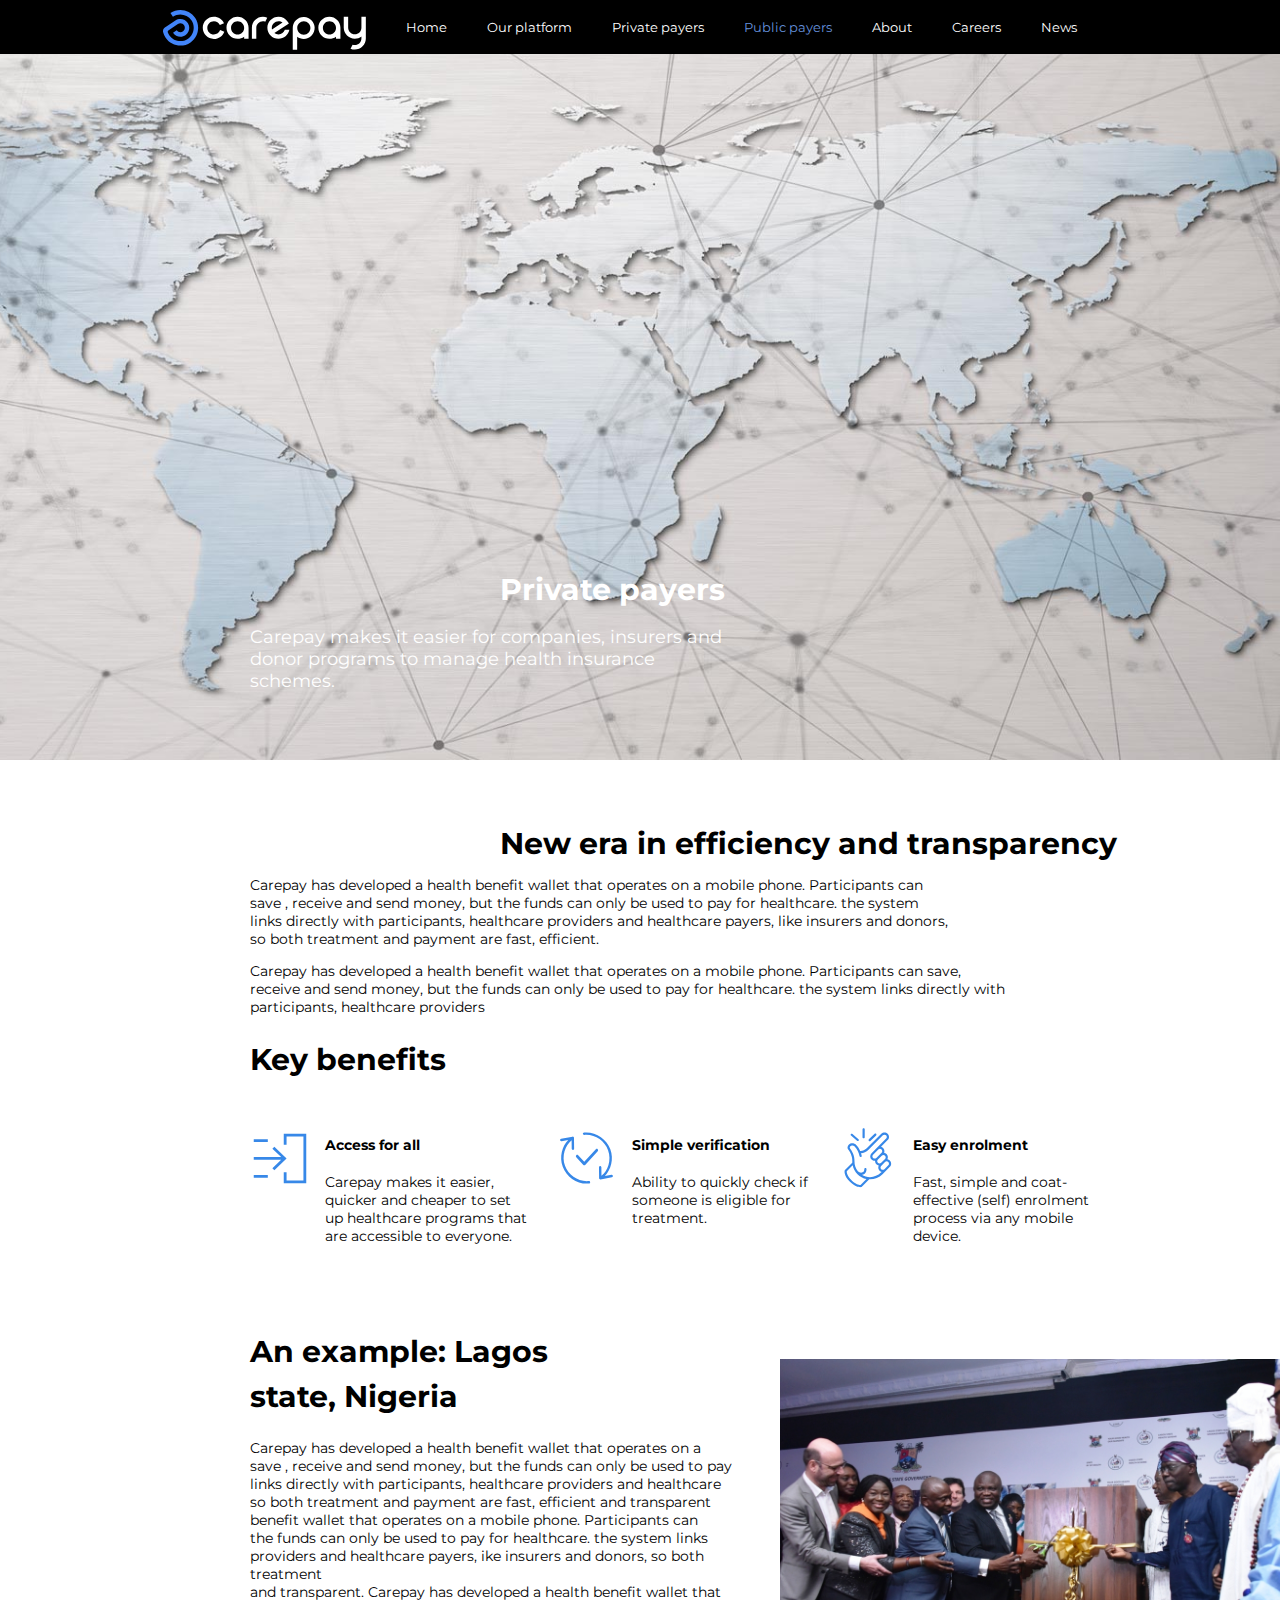
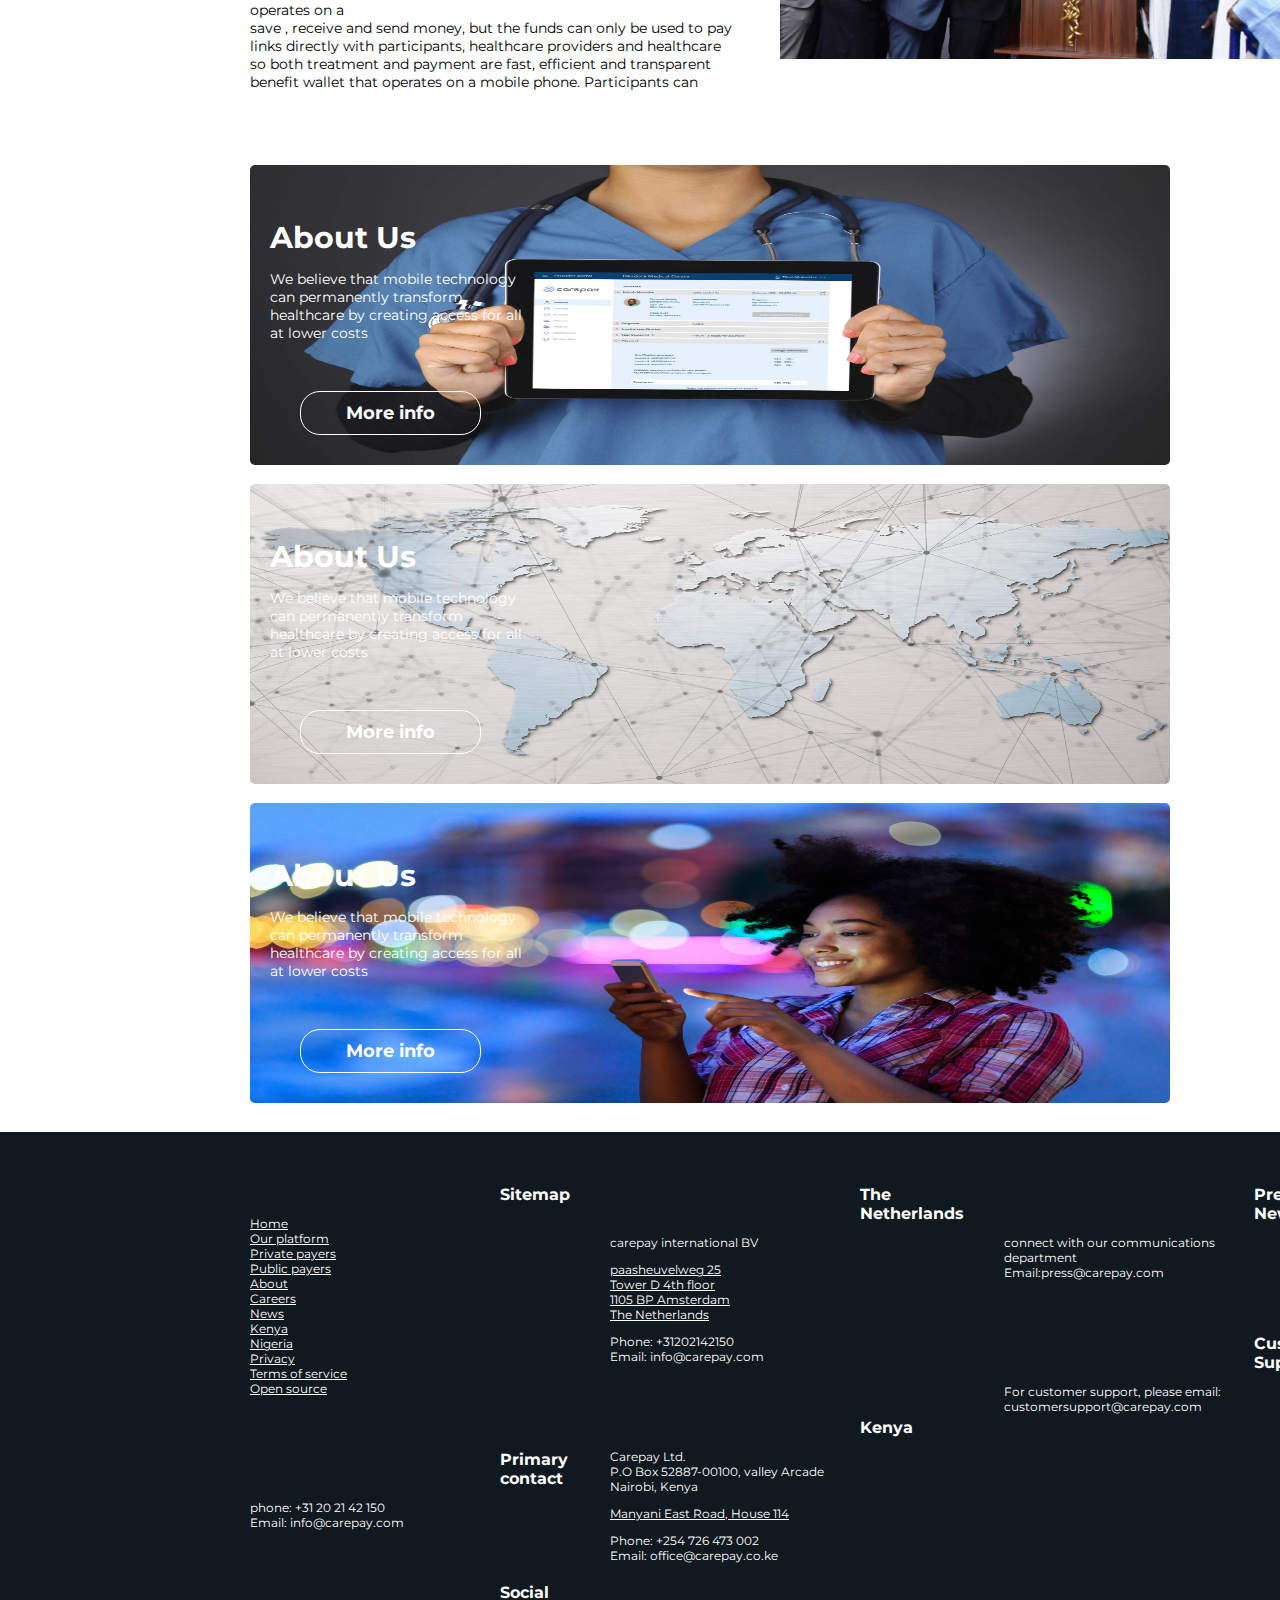
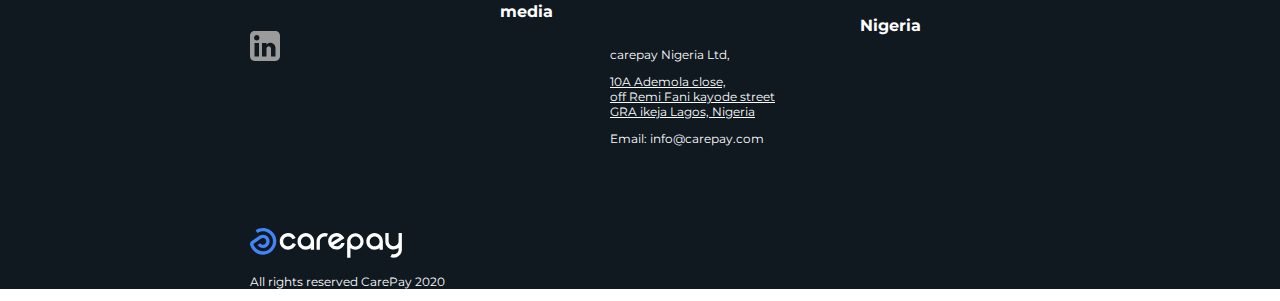
<file: public payers/index.html>
<!DOCTYPE html>
<html>
  <head>
    <title>public payers</title>
    <link rel="stylesheet" href="styles.css" />
    <link rel="preconnect" href="https://fonts.gstatic.com" />
    <link
      href="https://fonts.googleapis.com/css2?family=Montserrat:wght@300;700&display=swap"
      rel="stylesheet"
    />
  </head>
  <body>
    <div class="header">
      <div class="nav-left">
        <img src="../images/5dfa3090c967d2969dd83412_carepay-logo.svg" alt="" />
      </div>
      <div class="nav-right">
        <ul>
          <li>
            <a>Home</a>
          </li>
          <li>
            <a>Our platform</a>
          </li>
          <li>
            <a>Private payers</a>
          </li>
          <li>
            <a class="public">Public payers</a>
          </li>
          <li>
            <a>About</a>
          </li>
          <li>
            <a>Careers</a>
          </li>
          <li>
            <a>News</a>
          </li>
        </ul>
      </div>
    </div>
    <!-- beginning of section1 -->
    <div class="hero">
      <div class="herocontent">
        <h2>Private payers</h2>
        <p>
          Carepay makes it easier for companies, insurers and <br />donor
          programs to manage health insurance<br />schemes.
        </p>
      </div>
    </div>
    <!-- beginning of section2 -->
    <div class="section2">
      <h2>New era in efficiency and transparency</h2>
      <p>
        Carepay has developed a health benefit wallet that operates on a mobile
        phone. Participants can<br />
        save , receive and send money, but the funds can only be used to pay for
        healthcare. the system <br />links directly with participants,
        healthcare providers and healthcare payers, like insurers and donors,<br />
        so both treatment and payment are fast, efficient.
      </p>
      <p>
        Carepay has developed a health benefit wallet that operates on a mobile
        phone. Participants can save,<br />
        receive and send money, but the funds can only be used to pay for
        healthcare. the system links directly with <br />participants,
        healthcare providers
      </p>
    </div>
    <!-- beginning of section3 -->
    <body class="section3">
        <h2>Key benefits</h2>
        <div class="keybenefits">

            <div class="benefit1">
              <img
                src="../images/5cc72be7c0f62fb1036fd636_fastaccess-icon.svg"
                alt=""
              />
              <div class="benefit">
              <h4>Access for all</h4>
              <p>
              Carepay makes it easier,<br>quicker and cheaper to set<br>up healthcare programs that<br>are accessible to everyone.
              </p>
            </div>
          </div>
          <div class="benefit1">
            <img class="img"
              src="../images/5cc72c3153fa120f5f5fbb98_realtime-icon.svg"
              alt=""
            />
            <div class="benefit">
            <h4>Simple verification</h4>
            <p>
              Ability to quickly check if<br> someone is eligible for<br>treatment.
            </p>
          </div>
          </div>
          <div class="benefit1">
            <img
              src="../images/5cc72ce6b2ea2ecb4439b88a_simplesetup-icon.svg"
              alt=""
            />
            <div class="benefit">
            <h4>Easy enrolment</h4>
            <p>
              Fast, simple and coat-<br>effective (self) enrolment<br>process via any mobile<br> device.
            </p>
          </div>
          </div>
    </div>
    <div class="section4">
        <div class="map">
            <div class="left">
                <h1>An example: Lagos<br>state, Nigeria</h1>
                <p> Carepay has developed a health benefit wallet that operates on a 
                <br />save , receive and send money, but the funds
                    can only be used to pay  <br>links directly
                    with participants, healthcare providers and healthcare 
                    <br> so both treatment and payment are fast, efficient and
                    transparent  <br>benefit wallet that operates on a mobile
                    phone. Participants can <br /> the funds
                    can only be used to pay for healthcare. the system links 
                     <br />providers and healthcare payers, ike
                    insurers and donors, so both treatment <br /> and
                    transparent. Carepay has developed a health benefit wallet that operates on a 
                    <br />save , receive and send money, but the funds
                        can only be used to pay  <br>links directly
                        with participants, healthcare providers and healthcare 
                        <br> so both treatment and payment are fast, efficient and
                        transparent  <br>benefit wallet that operates on a mobile
                        phone. Participants can <br /></p>
            </div>
            <div class="right">
                <img src="../images/5ccadb3ad523ac290eddcbc7_PIX-7047.jpg" alt="">
            </div>
        </div>
    </div>
    <!-- beginning of section6 -->
    <div class="section6">
        <div class="aboutus">
          <img
            src="../images/5ccc6368386db5156d0e372b_CP_nurse_tablet.jpg"
            alt=""
          />
          <h2>About Us</h2>
          <p>
            We believe that mobile technology<br />can permanently transform<br />healthcare
            by creating access for all<br />at lower costs
          </p>
          <a href="">More info</a>
        </div>
        <div class="aboutus">
          <img
            src="../images/5cc9893a9980ad71530441bd_CP-public2.jpg"
            alt=""
          />
          <h2>About Us</h2>
          <p>
            We believe that mobile technology<br />can permanently transform<br />healthcare
            by creating access for all<br />at lower costs
          </p>
          <a href="">More info</a>
        </div>
        <div class="aboutus">
          <img
            src="../images/5cc1c5ad33c604eb778a8fd5_gallery-of-advertising-images_istock-820874560_2121x1414.jpg"
            alt=""
          />
          <h2>About Us</h2>
          <p>
            We believe that mobile technology<br />can permanently transform<br />healthcare
            by creating access for all<br />at lower costs
          </p>
          <a href="">More info</a>
        </div>
      </div>
      <!-- the end -->
    <div class="footer">
        <div class="final">
          <div class="sitemap">
            <h2>Sitemap</h2>
            <ul>
              <li>
                <a href="">Home</a>
              </li>
              <li>
                <a href="">Our platform</a>
              </li>
              <li>
                <a href="">Private payers</a>
              </li>
              <li>
                <a href="">Public payers</a>
              </li>
              <li>
                <a href="">About</a>
              </li>
              <li>
                <a href="">Careers</a>
              </li>
              <li>
                <a href="">News</a>
              </li>
              <li>
                <a href="">Kenya</a>
              </li>
              <li>
                <a href="">Nigeria</a>
              </li>
              <li>
                <a href="">Privacy
              <li>
                <a href="">Terms of service</a>
              </li>
              <li>
                <a href="">Open source</a>
              </li>
            </ul>
            <h2>Primary contact</h2>
            <p>phone: +31 20 21 42 150<br>Email: info@carepay.com</p>
            <h2>Social media</h2>
            <img src="../images/5c2c9f2d77f283b9fda295da_linkedin-icon.svg" alt="">
          </div>
              <div class="address">
                <h2>The Netherlands</h2>
                <p>carepay international BV</p>
                <ul>
               <li></li><a href="">paasheuvelweg 25</a></li>
                <li><a href="">Tower D 4th floor</a></li>
                <li><a href="">1105 BP Amsterdam</a></li>
                <li><a href="">The Netherlands</a></li>
              </ul>
                <p>Phone: +31202142150<br>Email: info@carepay.com</p>
                <h2>Kenya</h2>
                <p>Carepay Ltd.<br>P.O Box 52887-00100, valley Arcade<br>Nairobi, Kenya</p>
                <a href="">Manyani East Road, House 114</a>
                <p>Phone: +254 726 473 002<br>Email: office@carepay.co.ke</p>
                <h2>Nigeria</h2>
                <p>carepay Nigeria Ltd,</p>
                <ul>
               <li></li> <a href="">10A Ademola close,</a></li>
                <li><a href="">off Remi Fani kayode street</a></li>
               <li> <a href="">GRA ikeja Lagos, Nigeria</a></li>
              </ul>
                <p>Email: info@carepay.com</p>
              </div>
              <div class="news">
                <h2>Press & News</h2>
                <p>connect with our communications<br>department<br>Email:press@carepay.com</p>
                <h2>Customer Support</h2>
                <p>For customer support, please email:<br>customersupport@carepay.com</p>
              </div>
              <div class="careers">
                <h2>Careers</h2>
                <p>We are always looking for talent to<br>expand our team.<br>Email: careers@carepay.com</p>
              </div>
        </div>
      </div>
      <div class="footerlogo">
        <img src="../images/5dfa3090c967d2969dd83412_carepay-logo.svg" alt="">
        <p>All rights reserved CarePay 2020</p>
      </div>
  </body>
</html>
</file>
<file: styles.css>
body {
  margin: 0 auto;
}
.header {
  display: flex;
  background-color: #000000;
  align-items: center;
  justify-content: center;
  position: fixed;
  width: 100%;
  top: 0;
}
.nav-left img {
  height: 40px;
  padding-top: 10px;
}
.nav-right ul {
  display: flex;
  list-style: none;
}

.nav-right a {
  text-decoration: none;
  padding-right: 40px;
  font-family: "Montserrat", sans-serif;
  font-size: 13px;
  color: #fff;
}

.home {
  color: #6590dc !important;
}
.nav-right a:hover {
  color: #333;
}
.hero {
  background: url(./images/5cc32099a38f437476c39b1f_CP_home.jpg);
  background-color: #101820;
  margin-top: 0;
  height: 70vh;
  background-size: cover;
  background-position: center;
  padding-top: -50px;
  display: flex;
  justify-content: center;
  padding: 0 150px;
  font-family: "Montserrat", sans-serif;
  padding-top: 50px;
}
.hero-intro {
  font-size: 30px;
  color: #fff;
}
.hero-intro h2 {
}

.minihero img {
  height: 20px;
  padding-right: 20px;
}
.images {
  margin-top: 160px;
  box-shadow: rgba(50, 50, 93, 0.25) 0px 2px 5px -1px,
    rgba(0, 0, 0, 0.3) 0px 1px 3px -1px;
  background-color: rgba(0, 30, 53, 0.62);
  padding: 5px 80px 10px 20px;
}
.image1 {
  display: flex;
  color: #fff;
  align-items: center;
}

.images p {
  padding-top: -15px;
}
.images h6 {
  color: #fff;
  font-size: 16px;
  margin-bottom: 5px;
}
.images h2 {
  color: #fff;
  font-size: 18px;
  border: 1px solid #6590dc;
  background-color: #6590dc;
  border-radius: 20px;
  text-align: center;
  padding: 5px 50px;
}
.section2 {
  padding: 30px 100px 0 300px;
  font-family: "Montserrat", sans-serif;
}
.platform h2 {
  font-size: 26px;
}
.platform p {
  font-size: 15px;
}
.categories {
  display: flex;
  align-items: center;
}
.category2 img {
  margin-top: -150px;
}
.categories h2 {
  text-align: center;
  color: #6590dc;
}
.categories p {
  text-align: center;
  font-size: 14px;
}
.section3 {
  padding: 50px 100px 50px 300px;
  background-image: linear-gradient(180deg, #f2f1f0, #f2f1f0);
  margin-top: 20px;
  font-family: "Montserrat", sans-serif;
}
.section3 h2 {
  font-size: 28px;
}
.figures {
  display: flex;
  align-items: center;
  border: 1px solid #6590dc;
  border-radius: 15px;
  padding: 30px 0 30px 30px;
  background-color: #6590dc;
  color: #fff;
}
.figure1 {
  padding-right: 100px;
}
.img {
  padding-left: 40px;
  text-align: center;
}
.section4 {
  background-image: url(./images/5cd164118ec34f42d1c4ae2a_infographic_ourplatform_def.svg);
  background-repeat: no-repeat;
  background-size: contain;
  background-position: center;
  height: 120vh;
  width: 100%;
  font-family: "Montserrat", sans-serif;
}
.section4 h2 {
  padding: 30px 100px 30px 300px;
  font-size: 30px;
}
.section5 {
  padding: 30px 100px 30px 300px;
  font-family: "Montserrat", sans-serif;
  background-image: linear-gradient(180deg, #f2f1f0, #f2f1f0);
}
.section5 h2 {
  font-size: 30px;
  padding-bottom: 30px;
}
.section5 p {
  font-size: 14px;
  padding-bottom: 30px;
}
.section5 p span {
  font-weight: bold;
}
.section6 {
  padding: 10px 100px 50px 300px;
  font-family: "Montserrat", sans-serif;
  font-size: 14px;
}
.cards1 {
  display: flex;
}
.card1 img {
  height: 230px;
  width: 450px;
  padding-right: 25px;
  border-radius: 10px 10px;
  background-color: transparent;
}
.cards2 {
  display: flex;
}
.card1 h2 {
  margin-top: -100px;
  color: #fff;
  padding-left: 20px;
}
.card1 h6 {
  color: #fff;
  padding-bottom: 50px;
  font-size: 14px;
  padding-left: 20px;
  margin-top: 0;
}
.logo img {
  height: 50px;
  width: 50px;
  border: 0.5px solid;
  padding: 0;
  background-color: #fff;
  margin-bottom: -60px;
}
.section7 {
  padding: 20px 50px 50px 300px;
  font-family: "Montserrat", sans-serif;
  font-size: 14px;
  background-image: linear-gradient(180deg, #f2f1f0, #f2f1f0);
}
.keybenefits {
  display: flex;
}
.section7 h2 {
  font-size: 30px;
  margin-bottom: 0;
}
.benefit1 {
  display: flex;
  padding-right: 30px;
}
.benefit1 img {
  padding-right: 15px;
  margin-top: 0;
}
.benefit h4 {
  padding-bottom: 0;
  padding-top: 40px;
}
.row1 {
  display: flex;
  margin-top: 50px;
  font-family: "Montserrat", sans-serif;
}
.one img {
  height: 280px;
  width: 450px;
  padding-right: 20px;
  border-radius: 5px;
}
.one h2 {
  margin-top: -250px;
  color: #fff;
  padding-left: 20px;
}
.one p {
  color: #fff;
  padding-left: 20px;
  font-size: 14px;
  margin-bottom: 60px;
}
.one a {
  color: #fff;
  margin-left: 50px;
  text-decoration: none;
  border: 1px solid #fff;
  padding: 10px 45px;
  border-radius: 20px;
  font-size: 18px;
  font-weight: bold;
}
.row2 {
  display: flex;
  margin-top: 50px;
  font-family: "Montserrat", sans-serif;
}
.row3 {
  display: flex;
  margin-top: 50px;
  font-family: "Montserrat", sans-serif;
}
.footer {
  display: flex;
  font-family: "Montserrat", sans-serif;
  font-size: 12px;
  align-items: center;
  background-color: #101820;
  color: #fff;
  margin-top: 70px;
  margin-left: -300px;
  margin-right: -100px;
  margin-bottom: -50px;
  padding: 0 300px;
}
.footer h2 {
  font-size: 16px;
}
.final {
  display: flex;
  list-style: none;
}
.sitemap ul {
  list-style: none;
  padding-left: 0;
}
.sitemap a {
  color: #fff;
}
.sitemap img {
  height: 30px;
  padding-top: 10px;
}
.address ul {
  list-style: none;
  padding-left: 0;
}
.sitemap {
  padding-right: 40px;
}
.address {
  padding-right: 40px;
}
.address a {
  color: #fff;
}
.news {
  padding-right: 40px;
}
.sitemap h2 {
  padding-top: 40px;
}
.address h2 {
  padding-top: 40px;
}
.news h2 {
  padding-top: 40px;
}
.careers h2 {
  padding-top: 40px;
}
.footerlogo img {
  height: 30px;
  padding-top: 70px;
  padding-bottom: 0;
}
.footerlogo p {
  font-size: 12px;
  color: #fff;
}
.footerlogo {
  background-color: #101820;
  margin-left: -300px;
  margin-right: -100px;
  margin-bottom: -50px;
  padding: 10px 100px 0 300px;
  font-family: "Montserrat", sans-serif;
}
</file>
<file: careers/styles.css>
body {
  margin: 0 auto;
}
.header {
  display: flex;
  background-color: #000000;
  align-items: center;
  justify-content: center;
  position: fixed;
  width: 100%;
  top: 0;
}
.nav-left img {
  height: 40px;
  padding-top: 10px;
}
.nav-right ul {
  display: flex;
  list-style: none;
}
.nav-right a {
  text-decoration: none;
  padding-right: 40px;
  font-family: "Montserrat", sans-serif;
  font-size: 13px;
  color: #fff;
}
.careers {
  color: #6590dc !important;
}
.nav-right a:hover {
  color: #333;
}
.hero {
  background-image: url(../images/5d078e7efce0afc4287662a9_getty_938993594_391384.jpg);
  background-repeat: no-repeat;
  background-size: cover;
  background-position: right;
  height: 80vh;
  display: flex;
  align-items: flex-end;
}
.herocontent {
  color: #fff;
  padding-left: 250px;
  padding-bottom: 50px;
  font-family: "Montserrat", sans-serif;
  font-size: 18px;
}
.herocontent h2 {
  font-size: 28px;
}
.section2 {
  background-image: linear-gradient(180deg, #f2f1f0, #f2f1f0);
  padding-top: 20px;
  padding-left: 250px;
  display: flex;
  justify-content: space-between;
  padding-right: 250px;
}
.section3 {
  font-size: 14px;
  padding: 10px;
  padding-left: 280px;
  font-family: "Montserrat", sans-serif;
}
.section4 {
  padding: 0 250px 0 250px;
  font-family: "Montserrat", sans-serif;
}
.content1 {
  background-image: linear-gradient(180deg, #f2f1f0, #f2f1f0);
  margin-bottom: 20px;
  padding-left: 150px;
  padding-top: 3px;
  padding-bottom: 1px;
}
.content1 h2 {
  font-size: 22px;
}
.content1 h5 {
  font-size: 22px;
  color: #6590dc !important;
  margin-top: 0;
}
.section5 {
  padding-left: 250px;
}
.row1 {
  display: flex;
  margin-top: 50px;
  font-family: "Montserrat", sans-serif;
}
.one img {
  height: 280px;
  width: 500px;
  padding-right: 20px;
  border-radius: 5px;
  margin-bottom: 10px;
}
.one h2 {
  margin-top: -250px;
  color: #fff;
  padding-left: 20px;
}
.one p {
  color: #fff;
  padding-left: 20px;
  font-size: 14px;
  margin-bottom: 60px;
}
.one a {
  color: #fff;
  margin-left: 50px;
  text-decoration: none;
  border: 1px solid #fff;
  padding: 10px 45px;
  border-radius: 20px;
  font-size: 18px;
  font-weight: bold;
}
</file>
<file: Our platform/style.css>
body {
  margin: 0 auto;
}
.header {
  display: flex;
  background-color: #000000;
  align-items: center;
  justify-content: center;
  position: fixed;
  width: 100%;
  top: 0;
}
.nav-left img {
  height: 40px;
  padding-top: 10px;
}
.nav-right ul {
  display: flex;
  list-style: none;
}
.nav-right a {
  text-decoration: none;
  padding-right: 40px;
  font-family: "Montserrat", sans-serif;
  font-size: 13px;
  color: #fff;
}
.platform {
  color: #6590dc !important;
}
.nav-right a:hover {
  color: #333;
}
.hero {
  background-image: url(../images/5ccc6368386db5156d0e372b_CP_nurse_tablet.jpg);
  background-size: cover;
  background-repeat: no-repeat;
  background-position: center top;
  height: 70vh;
  display: flex;
  align-items: flex-end;
  justify-content: center;
  font-family: "Montserrat", sans-serif;
}
.minihero {
  margin-left: -600px;
  color: #fff;
  padding-bottom: 30px;
}
.minihero h2 {
  font-size: 28px;
  margin-bottom: 0;
}
.minihero p {
  font-size: 16px;
}
.section1 {
  display: flex;
  align-items: center;
  justify-content: center;
  padding-top: 40px;
  font-family: "Montserrat", sans-serif;
}
.operations {
  display: flex;
  padding-right: 30px;
}
.operation1 h2 {
  font-size: 28px;
}
.operation1 p {
  font-size: 16px;
}
.operation2 img {
  height: 70vh;
  padding-top: 80px;
}
.sectin2 {
  display: flex;
  font-family: "Montserrat", sans-serif;
}
.features {
  display: flex;
  padding: 50px 50px 20px 250px;
}
.feature1 {
  display: flex;
  padding-right: 70px;
  font-family: "Montserrat", sans-serif;
  margin-bottom: -100px;
}
.feature1 img {
  height: 50px;
  padding-top: 25px;
  padding-right: 20px;
}
.content h2 {
  margin-bottom: 30px;
  font-weight: 600;
}
.content p {
  font-size: 16px;
}
.feature2 {
  display: flex;
  padding-right: 70px;
  font-family: "Montserrat", sans-serif;
}
.feature2 img {
  height: 50px;
  padding-top: 25px;
  padding-right: 20px;
}
.section3 {
  display: flex;
  padding: 50px 50px 20px 250px;
  font-family: "Montserrat", sans-serif;
}
.specs {
  display: flex;
}
.left-side {
  padding-right: 50px;
}
.left-side h2 {
  font-size: 30px;
}
.left-side p {
  font-size: 16px;
}
.icon {
  display: flex;
  margin-bottom: -10px;
}
.icon img {
  height: 50px;
  padding-right: 20px;
  margin-top: 25px;
}
.text h2 {
  margin-bottom: -10px;
  font-size: 20px;
}
.text p {
  font-size: 15px;
}
.section4 {
  padding: 0 50px 0 250px;
}
.row1 {
  display: flex;
  margin-top: 50px;
  font-family: "Montserrat", sans-serif;
}
.one img {
  height: 280px;
  width: 450px;
  padding-right: 20px;
  border-radius: 5px;
}
.one h2 {
  margin-top: -250px;
  color: #fff;
  padding-left: 20px;
}
.one p {
  color: #fff;
  padding-left: 20px;
  font-size: 14px;
  margin-bottom: 60px;
}
.one a {
  color: #fff;
  margin-left: 50px;
  text-decoration: none;
  border: 1px solid #fff;
  padding: 10px 45px;
  border-radius: 20px;
  font-size: 18px;
  font-weight: bold;
}
.row2 img {
  height: 300px;
  width: 920px;
}
.two {
  margin-top: 60px;
  font-family: "Montserrat", sans-serif;
  margin-bottom: 50px;
}
.two h2 {
  margin-top: -250px;
  color: #fff;
  padding-left: 20px;
}
.two p {
  color: #fff;
  padding-left: 20px;
  font-size: 14px;
  margin-bottom: 60px;
}
.two a {
  color: #fff;
  margin-left: 50px;
  text-decoration: none;
  border: 1px solid #fff;
  padding: 10px 45px;
  border-radius: 20px;
  font-size: 18px;
  font-weight: bold;
}
.footer {
  display: flex;
  font-family: "Montserrat", sans-serif;
  font-size: 12px;
  align-items: center;
  background-color: #101820;
  color: #fff;
  margin-top: 70px;
  padding-left: 250px;
}
.footer h2 {
  font-size: 16px;
}
.final {
  display: flex;
  list-style: none;
}
.sitemap ul {
  list-style: none;
  padding-left: 0;
}
.sitemap a {
  color: #fff;
}
.sitemap img {
  height: 30px;
  padding-top: 10px;
}
.address ul {
  list-style: none;
  padding-left: 0;
}
.sitemap {
  padding-right: 40px;
}
.address {
  padding-right: 40px;
}
.address a {
  color: #fff;
}
.news {
  padding-right: 40px;
}
.sitemap h2 {
  padding-top: 40px;
}
.address h2 {
  padding-top: 40px;
}
.news h2 {
  padding-top: 40px;
}
.careers h2 {
  padding-top: 40px;
}
.footerlogo img {
  height: 30px;
  padding-top: 70px;
  padding-bottom: 0;
}
.footerlogo p {
  font-size: 12px;
  color: #fff;
}
.footerlogo {
  background-color: #101820;
  padding-left: 250px;
  font-family: "Montserrat", sans-serif;
}
</file>
<file: public payers/styles.css>
body {
  margin: 0 auto;
}
.header {
  display: flex;
  background-color: #000000;
  align-items: center;
  justify-content: center;
  position: fixed;
  width: 100%;
  top: 0;
}
.nav-left img {
  height: 40px;
  padding-top: 10px;
}
.nav-right ul {
  display: flex;
  list-style: none;
}
.nav-right a {
  text-decoration: none;
  padding-right: 40px;
  font-family: "Montserrat", sans-serif;
  font-size: 13px;
  color: #fff;
}
.public {
  color: #6590dc !important;
}
.nav-right a:hover {
  color: #333;
}
.hero {
  background-image: url(../images/5cc9893a9980ad71530441bd_CP-public2.jpg);
  background-repeat: no-repeat;
  background-size: cover;
  background-position: right;
  height: 80vh;
  display: flex;
  align-items: flex-end;
}
.herocontent {
  color: #fff;
  padding-left: 250px;
  padding-bottom: 50px;
  font-family: "Montserrat", sans-serif;
  font-size: 18px;
}
.herocontent h2 {
  font-size: 28px;
}
.section2 {
  padding-left: 250px;
  padding-top: 40px;
  font-family: "Montserrat", sans-serif;
}
.section2 p {
  font-size: 14px;
}
.section3 {
  padding-top: 40px;
  font-family: "Montserrat", sans-serif;
  font-size: 14px;
}
.keybenefits {
  display: flex;
  padding-left: 250px;
}
.section3 h2 {
  font-size: 30px;
  margin-bottom: 0;
  padding-left: 250px;
}
.benefit1 {
  display: flex;
  padding-right: 30px;
}
.benefit1 img {
  padding-right: 15px;
  margin-top: 50px;
  height: 60px;
}
.benefit h4 {
  padding-bottom: 0;
  padding-top: 40px;
}
.section4 {
  display: flex;
  padding-top: 50px;
  font-family: "Montserrat", sans-serif;
  padding-left: 250px;
}
.section4 h1 {
  line-height: 1.5em;
  font-size: 30px;
}
.map {
  display: flex;
}
.right img {
  height: 300px;
  width: 500px;
  padding-top: 50px;
}
.left {
  padding-right: 40px;
}
.section6 {
  padding-left: 250px;
}
.section6 img {
  height: 300px;
  width: 920px;
  border-radius: 5px;
}
.aboutus {
  margin-top: 60px;
  font-family: "Montserrat", sans-serif;
  margin-bottom: 50px;
}
.aboutus h2 {
  margin-top: -250px;
  color: #fff;
  padding-left: 20px;
}
.aboutus p {
  color: #fff;
  padding-left: 20px;
  font-size: 14px;
  margin-bottom: 60px;
}
.aboutus a {
  color: #fff;
  margin-left: 50px;
  text-decoration: none;
  border: 1px solid #fff;
  padding: 10px 45px;
  border-radius: 20px;
  font-size: 18px;
  font-weight: bold;
}
.footer {
  display: flex;
  font-family: "Montserrat", sans-serif;
  font-size: 12px;
  align-items: center;
  background-color: #101820;
  color: #fff;
  margin-top: 70px;
  padding-left: 250px;
}
.footer h2 {
  font-size: 16px;
}
.final {
  display: flex;
  list-style: none;
}
.sitemap ul {
  list-style: none;
  padding-left: 0;
}
.sitemap a {
  color: #fff;
}
.sitemap img {
  height: 30px;
  padding-top: 10px;
}
.address ul {
  list-style: none;
  padding-left: 0;
}
.sitemap {
  padding-right: 40px;
}
.address {
  padding-right: 40px;
}
.address a {
  color: #fff;
}
.news {
  padding-right: 40px;
}
.sitemap h2 {
  padding-top: 40px;
}
.address h2 {
  padding-top: 40px;
}
.news h2 {
  padding-top: 40px;
}
.careers h2 {
  padding-top: 40px;
}
.footerlogo img {
  height: 30px;
  padding-top: 70px;
  padding-bottom: 0;
}
.footerlogo p {
  font-size: 12px;
  color: #fff;
}
.footerlogo {
  background-color: #101820;
  padding-left: 250px;
  font-family: "Montserrat", sans-serif;
}
</file>
